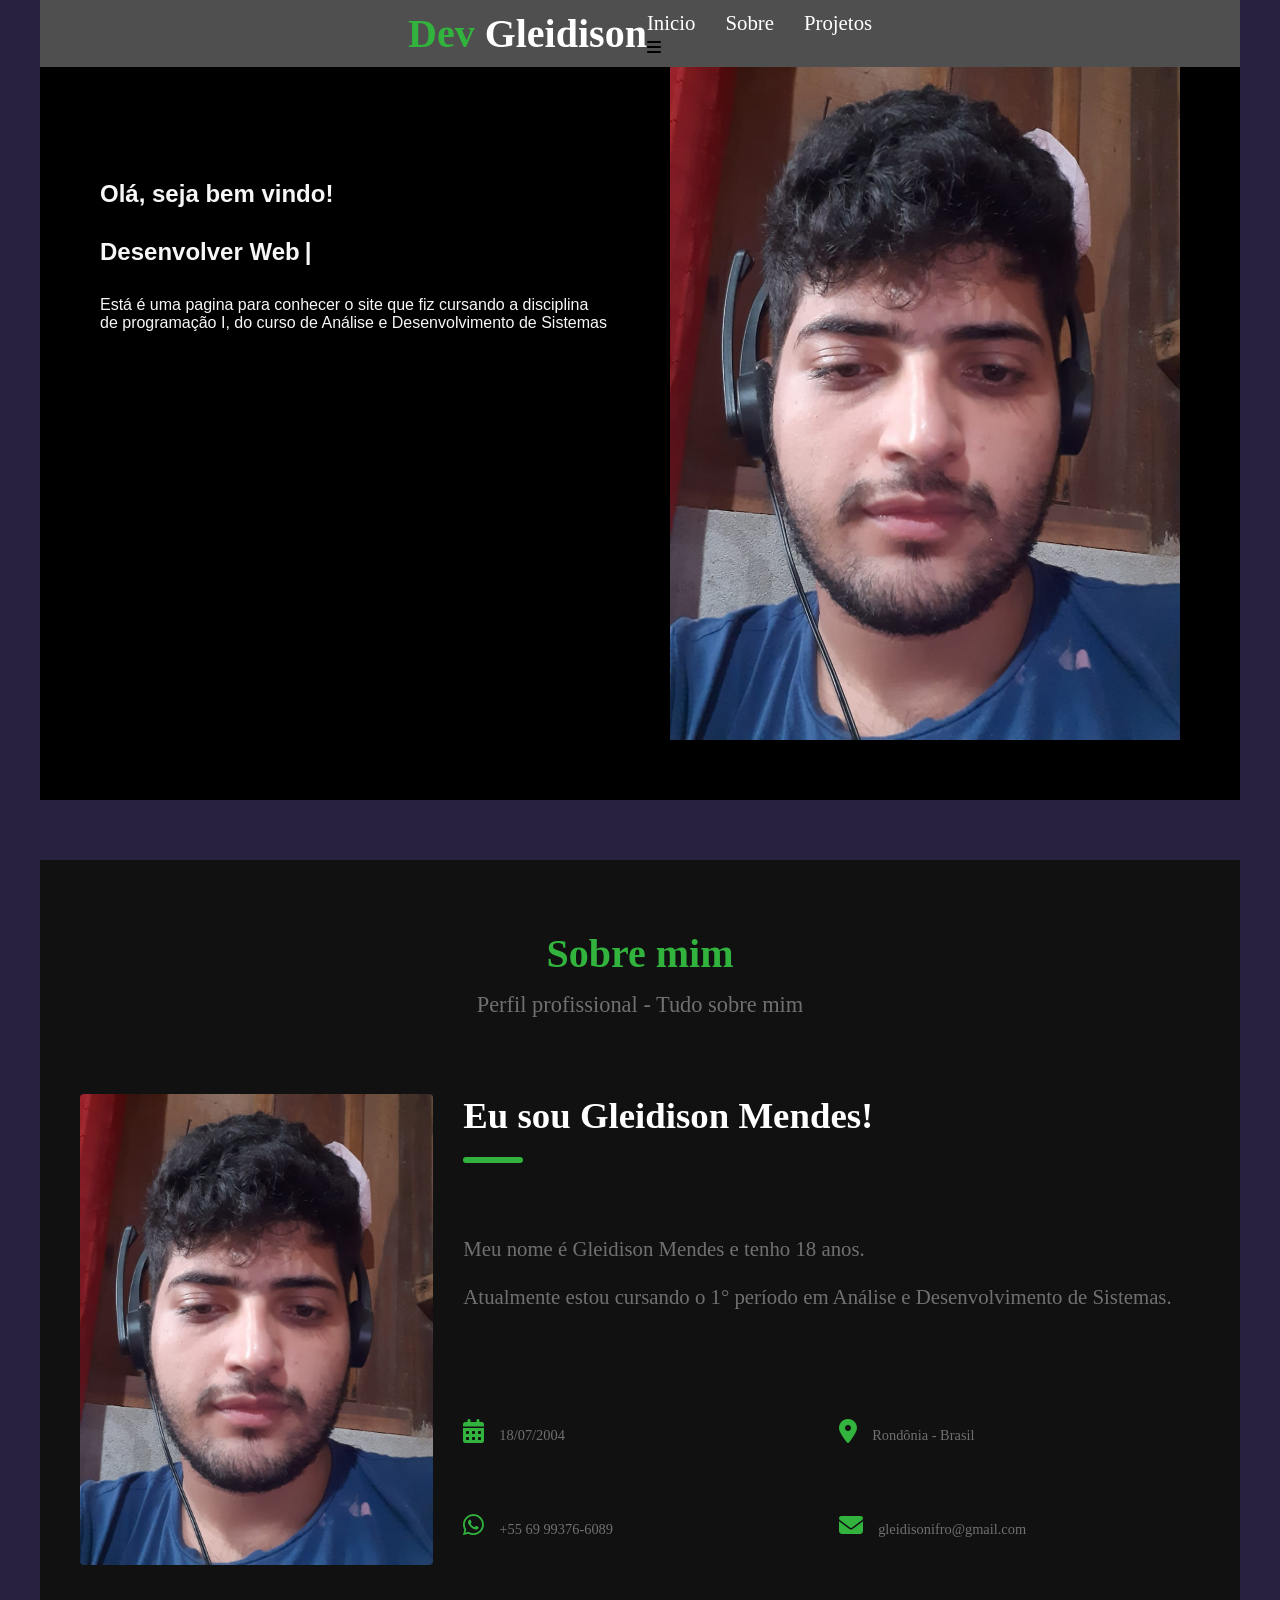
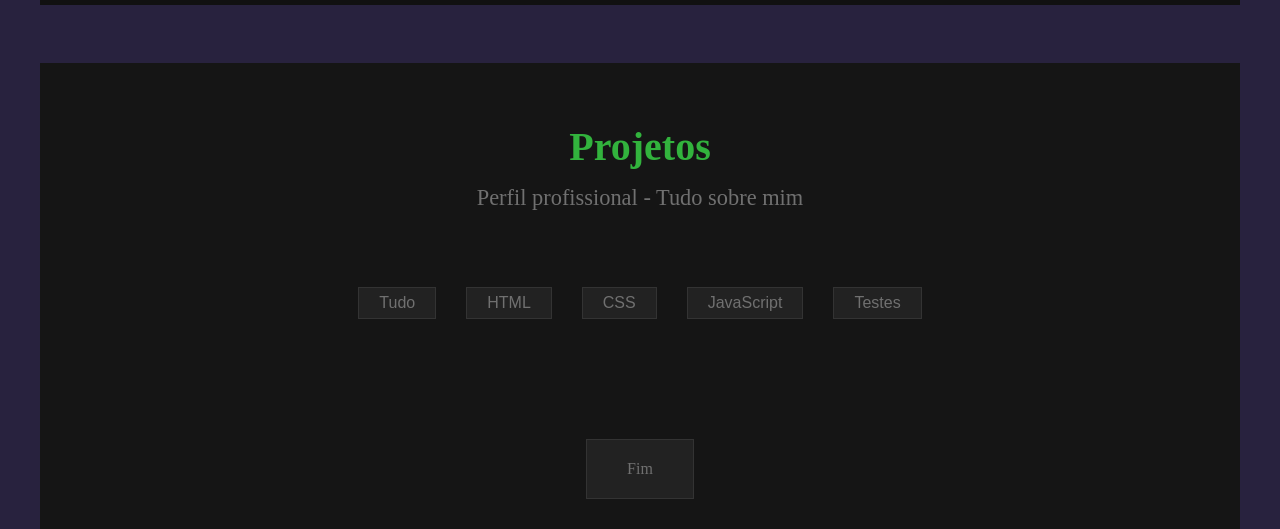
<file: index.html>
<!DOCTYPE html>
<html lang="pt-br">

<head>
    <meta charset="UTF-8">
    <meta http-equiv="X-UA-Compatible" content="IE=edge">
    <meta name="viewport" content="width=device-width, initial-scale=1.0">
    <link rel="stylesheet" href="./css/style.css">
    <link rel="stylesheet" href="https://cdnjs.cloudflare.com/ajax/libs/font-awesome/6.4.0/css/all.min.css"
        integrity="sha512-iecdLmaskl7CVkqkXNQ/ZH/XLlvWZOJyj7Yy7tcenmpD1ypASozpmT/E0iPtmFIB46ZmdtAc9eNBvH0H/ZpiBw=="
        crossorigin="anonymous" referrerpolicy="no-referrer" />
    <title>Página | Gleidison Dev</title>
    <link rel="icon" type="image/png" href="img/Projects/sonic.png">
</head>

<body>

    <header>
        <h1 id="home">Dev <span>Gleidison</span></h1>
        <nav>
            <ul aria-label="Navegação primaria" class="navegacao-primaria">
                <li><a href="#">Inicio</a></li>
                <li><a href="#sobre">Sobre</a></li>
                <li><a href="#projetos">Projetos</a></li>
            </ul>
            <i class="fa-solid fa-bars"></i>
        </nav>
    </header>
    <section aria-label="seção" class="section-div">
        <div>
            <h2>Olá, seja bem vindo!</h2>
            <h2 class="digitando">Desenvolver Web</h2>
            <p>Está é uma pagina para conhecer o site que fiz cursando a disciplina de programação I, do curso de
                Análise e Desenvolvimento de Sistemas</p>
        </div>
        <img src="img/photo.png" alt="Foto do Gleidison">
    </section>
    <main id="sobre">
        <article aria-label="Seção sobre mim" class="sobre">
            <div class="sobre_titulo">
                <h1>Sobre mim</h1>
                <p>Perfil profissional - Tudo sobre mim</p>

            </div>
            <img src="img/photo.png" alt="Foto do Gleidison">
            <div class="sobre_conteudo">
                <div class="sobre_texto">
                    <h1 id="contato">Eu sou Gleidison Mendes!</h1>
                    <p>Meu nome é Gleidison Mendes e tenho 18 anos.
                        <br>
                        <br>
                        Atualmente estou cursando o 1° período em Análise e Desenvolvimento de Sistemas.
                    </p>
                </div>
                <div class="sobre_info">
                    <p><i class="fa-solid fa-calendar-days"></i>18/07/2004</p>
                    <p><i class="fa-solid fa-location-dot"></i>Rondônia - Brasil</p>
                    <p><i class="fa-brands fa-whatsapp"></i>+55 69 99376-6089</p>
                    <p><i class="fa-solid fa-envelope"></i>gleidisonifro@gmail.com</p>
                </div>
            </div>
        </article>
    </main>





    <div class="experience_content">
        <div>
        </div>
        <ul>
            <li></li>
        </ul>
    </div>

    <div class="education_content">
        <div>

        </div>
        <ul>
            <li></li>
        </ul>
    </div>
    <br>

    <section class="projects" id="projetos">
        <div class="sobre_titulo">
            <h1>Projetos</h1>
            <p>Perfil profissional - Tudo sobre mim</p>

        </div>
        <div class="projects_models">
            <ul aria-label="Navegação entre modelos de projetos">
                <li class="all">Tudo</li>
                <li class="design">HTML</li>
                <li class="graphic">CSS</li>
                <li class="webSite">JavaScript</li>
                <li class="teste">Testes</li>
            </ul>
        </div>
        <div class="projects_storage">
            <ul aria-label="Navegação de projetos">
                <li id="design"><a href="projetos/teste/exemplos/midias.html" target="_blank"><img
                            src="img/Projects/midia.png" alt="Imagem do projeto"></a></li>
                <li id="design"><a href="projetos/teste/exemplos/tabelas.html" target="_blank"><img
                            src="img/Projects/tabela.png" alt="Imagem do projeto"></a></li>
                <li id="design"><a href="projetos/teste/exemplos/tabela2.html" target="_blank"><img
                            src="img/Projects/tabelas2.png" alt="Imagem do projeto"></a></li>
                <li id="design"><a href="projetos/html/Exercicio_Formulario.html" target="_blank"><img
                            src="img/Projects/exercicio1html.png" alt="Imagem do projeto"></a></li>
                <li id="graphic"><a href="projetos/css/Exerciciocss.html" target="_blank"><img
                            src="img/Projects/exercicio1css.png" alt="Imagem do projeto"></a></li>
                <li id="graphic"><a href="projetos/css/ariquemes.html" target="_blank"><img
                            src="img/Projects/ariquemes.png" alt="Imagem do projeto"></a></li>
                <li id="graphic"><a href="projetos/teste/exemplos/aulabootstrap (1)/aulabootstrap.html"
                        target="_blank"><img src="img/Projects/boot.png" alt="Imagem do projeto"></a></li>
                <li id="graphic"><a href="projetos/teste/exemplos/aula_posic_css/exemplo2.html" target="_blank"><img
                            src="img/Projects/position.png" alt="Imagem do projeto"></a></li>
                <li id="graphic"><a href="projetos/teste/exemplos/projetoscss/backgrounds.html" target="_blank"><img
                            src="img/Projects/back.png" alt="Imagem do projeto"></a></li>
                <li id="graphic"><a href="projetos/teste/exemplos/projetoscss/bordas.html" target="_blank"><img
                            src="img/Projects/bordas.png" alt="Imagem do projeto"></a></li>
                <li id="graphic"><a href="projetos/teste/exemplos/projetoscss/fontes.html" target="_blank"><img
                            src="img/Projects/fontes.png" alt="Imagem do projeto"></a></li>
                <li id="graphic"><a href="projetos/teste/exemplos/projetoscss/listas.html" target="_blank"><img
                            src="img/Projects/listas.png" alt="Imagem do projeto"></a></li>
                <li id="graphic"><a href="projetos/teste/exemplos/projetoscss/seletores-basicos.html"
                        target="_blank"><img src="img/Projects/seletores.png" alt="Imagem do projeto"></a></li>
                <li id="graphic"><a href="projetos/teste/exemplos/projetoscss/sombras.html" target="_blank"><img
                            src="img/Projects/sombra.png" alt="Imagem do projeto"></a></li>
                <li id="graphic"><a href="projetos/css/layouts/layouts.html" target="_blank"><img
                            src="img/Projects/layoutscss.png" alt="Imagem do projeto"></a></li>
                <li id="webSite"><a href="projetos/javascript/exercicio1/index.html" target="_blank"><img
                            src="img/Projects/exercicio1js.png" alt="Imagem do projeto"></a></li>
                <li id="webSite"><a href="projetos/javascript/exercicio2/index.html" target="_blank"><img
                            src="img/Projects/exercicio2js.png" alt="Imagem do projeto"></a></li>
                <li id="webSite"><a href="projetos/javascript/exercicio3/index.html" target="_blank"><img
                            src="img/Projects/exercicio3js.png" alt="Imagem do projeto"></a></li>
                <li id="webSite"><a href="projetos/pokemon/index.html" target="_blank"><img
                            src="img/Projects/pokemon.png" alt="Imagem do projeto"></a></li>
                <li id="teste"><a href="projetos/teste/index2.html" target="_blank"><img src="img/Projects/testes1.png"
                            alt="Imagem do projeto"></a></li>

            </ul>
        </div>
        <a href="#" id="link">Fim</a>
    </section>

    <script src="js/script.js"></script>
</body>

</html>
</file>
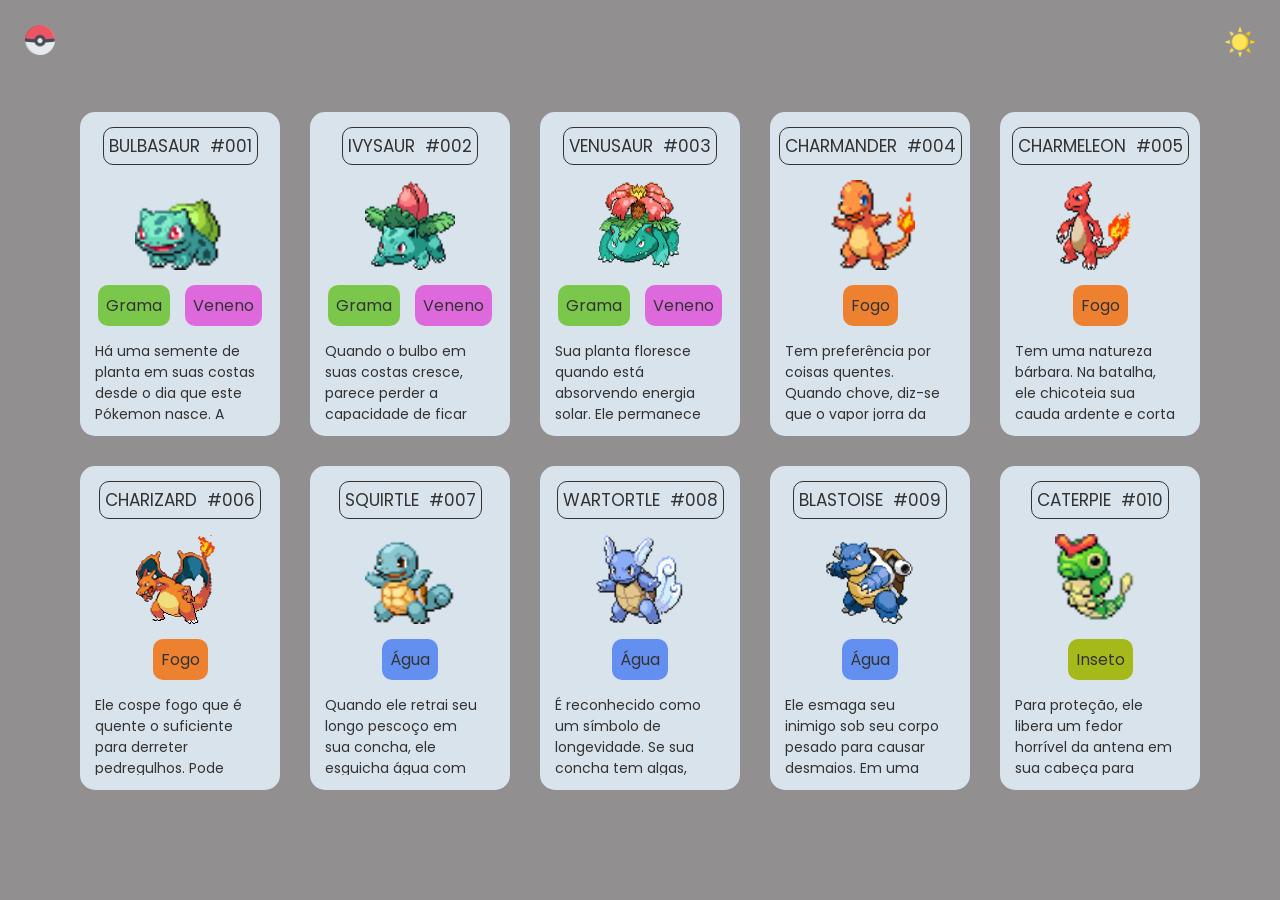
<file: projetos/pokemon/index.html>
<!DOCTYPE html>
<html lang="en">

<head>
    <meta charset="UTF-8">
    <meta http-equiv="X-UA-Compatible" content="IE=edge">
    <meta name="viewport" content="width=device-width, initial-scale=1.0">
    <title>Semana do Programador</title>

    <link rel="preconnect" href="https://fonts.googleapis.com" />
    <link rel="preconnect" href="https://fonts.gstatic.com" crossorigin />
    <link href="https://fonts.googleapis.com/css2?family=Poppins:wght@300;500;800&display=swap" rel="stylesheet" />

    <link href="src/css/reset.css" rel="stylesheet">
    <link rel="stylesheet" href="src/css/estilos.css">
    <link href="src/css/scrollbar.css" rel="stylesheet">
</head>

<body>
    <header>
        <a href="#">
            <img src="./src/imagens/pokeball.png" alt="pokebola" class="logo">
        </a>
        <button id="botao-alterar-tema">
            <img src="./src/imagens/sun.png" alt="imagem do sol" class="imagem-botao">
        </button>
    </header>
    <main>
        <ul class="listagem-pokemon">
            <li class="cartao-pokemon">
                <div class="informacoes">
                    <span>Bulbasaur</span>
                    <span>#001</span>
                </div>

                <img src="./src/imagens/bulbasaur.gif" alt="Bulbasaur" class="gif" />

                <ul class="tipos">
                    <li class="tipo grama">Grama</li>
                    <li class="tipo veneno">Veneno</li>
                </ul>

                <p class="descricao">Há uma semente de planta em suas costas desde o dia que este Pókemon nasce. A
                    semente cresce lentamente.</p>
            </li>

            <li class="cartao-pokemon">
                <div class="informacoes">
                    <span>Ivysaur</span>
                    <span>#002</span>
                </div>

                <img src="./src/imagens/ivysaur.gif" alt="Ivysaur" class="gif" />

                <ul class="tipos">
                    <li class="tipo grama">Grama</li>
                    <li class="tipo veneno">Veneno</li>
                </ul>

                <p class="descricao">Quando o bulbo em suas costas cresce, parece perder a capacidade de ficar de pé em
                    suas patas traseiras.</p>
            </li>

            <li class="cartao-pokemon">
                <div class="informacoes">
                    <span>Venusaur</span>
                    <span>#003</span>
                </div>

                <img src="./src/imagens/venusaur.gif" alt="Venusaur" class="gif" />

                <ul class="tipos">
                    <li class="tipo grama">Grama</li>
                    <li class="tipo veneno">Veneno</li>
                </ul>

                <p class="descricao">Sua planta floresce quando está absorvendo energia solar. Ele permanece em
                    movimento para buscar a luz solar.</p>
            </li>

            <li class="cartao-pokemon">
                <div class="informacoes">
                    <span>Charmander</span>
                    <span>#004</span>
                </div>

                <img src="./src/imagens/charmander.gif" alt="Charmander" class="gif" />

                <ul class="tipos">
                    <li class="tipo fogo">Fogo</li>
                </ul>

                <p class="descricao">Tem preferência por coisas quentes. Quando chove, diz-se que o vapor jorra da ponta
                    de sua cauda.</p>
            </li>

            <li class="cartao-pokemon">
                <div class="informacoes">
                    <span>Charmeleon</span>
                    <span>#005</span>
                </div>

                <img src="./src/imagens/charmeleon.gif" alt="Charmeleon" class="gif" />

                <ul class="tipos">
                    <li class="tipo fogo">Fogo</li>
                </ul>

                <p class="descricao">Tem uma natureza bárbara. Na batalha, ele chicoteia sua cauda ardente e corta com
                    garras afiadas.</p>
            </li>

            <li class="cartao-pokemon">
                <div class="informacoes">
                    <span>Charizard</span>
                    <span>#006</span>
                </div>

                <img src="./src/imagens/charizard.gif" alt="Charizard" class="gif" />

                <ul class="tipos">
                    <li class="tipo fogo">Fogo</li>
                </ul>

                <p class="descricao">Ele cospe fogo que é quente o suficiente para derreter pedregulhos. Pode causar
                    incêndios florestais soprando chamas.</p>
            </li>

            <li class="cartao-pokemon">
                <div class="informacoes">
                    <span>Squirtle</span>
                    <span>#007</span>
                </div>

                <img src="./src/imagens/squirtle.gif" alt="Squirtle" class="gif" />

                <ul class="tipos">
                    <li class="tipo agua">Água</li>
                </ul>

                <p class="descricao">Quando ele retrai seu longo pescoço em sua concha, ele esguicha água com força
                    vigorosa.</p>
            </li>

            <li class="cartao-pokemon">
                <div class="informacoes">
                    <span>Wartortle</span>
                    <span>#008</span>
                </div>

                <img src="./src/imagens/wartortle.gif" alt="Wartortle" class="gif" />

                <ul class="tipos">
                    <li class="tipo agua">Água</li>
                </ul>

                <p class="descricao">É reconhecido como um símbolo de longevidade. Se sua concha tem algas, esse
                    Wartortle é muito antigo.</p>
            </li>

            <li class="cartao-pokemon">
                <div class="informacoes">
                    <span>Blastoise</span>
                    <span>#009</span>
                </div>

                <img src="./src/imagens/blastoise.gif" alt="Blastoise" class="gif" />

                <ul class="tipos">
                    <li class="tipo agua">Água</li>
                </ul>

                <p class="descricao">Ele esmaga seu inimigo sob seu corpo pesado para causar desmaios. Em uma pitada,
                    ele se retirará dentro de sua concha.</p>
            </li>

            <li class="cartao-pokemon">
                <div class="informacoes">
                    <span>Caterpie</span>
                    <span>#010</span>
                </div>

                <img src="./src/imagens/caterpie.gif" alt="Caterpie" class="gif" />

                <ul class="tipos">
                    <li class="tipo inseto">Inseto</li>
                </ul>

                <p class="descricao">Para proteção, ele libera um fedor horrível da antena em sua cabeça para afastar os
                    inimigos.</p>
            </li>
        </ul>
    </main>

    <script src="src/js/index.js"></script>
</body>

</html>
</file>
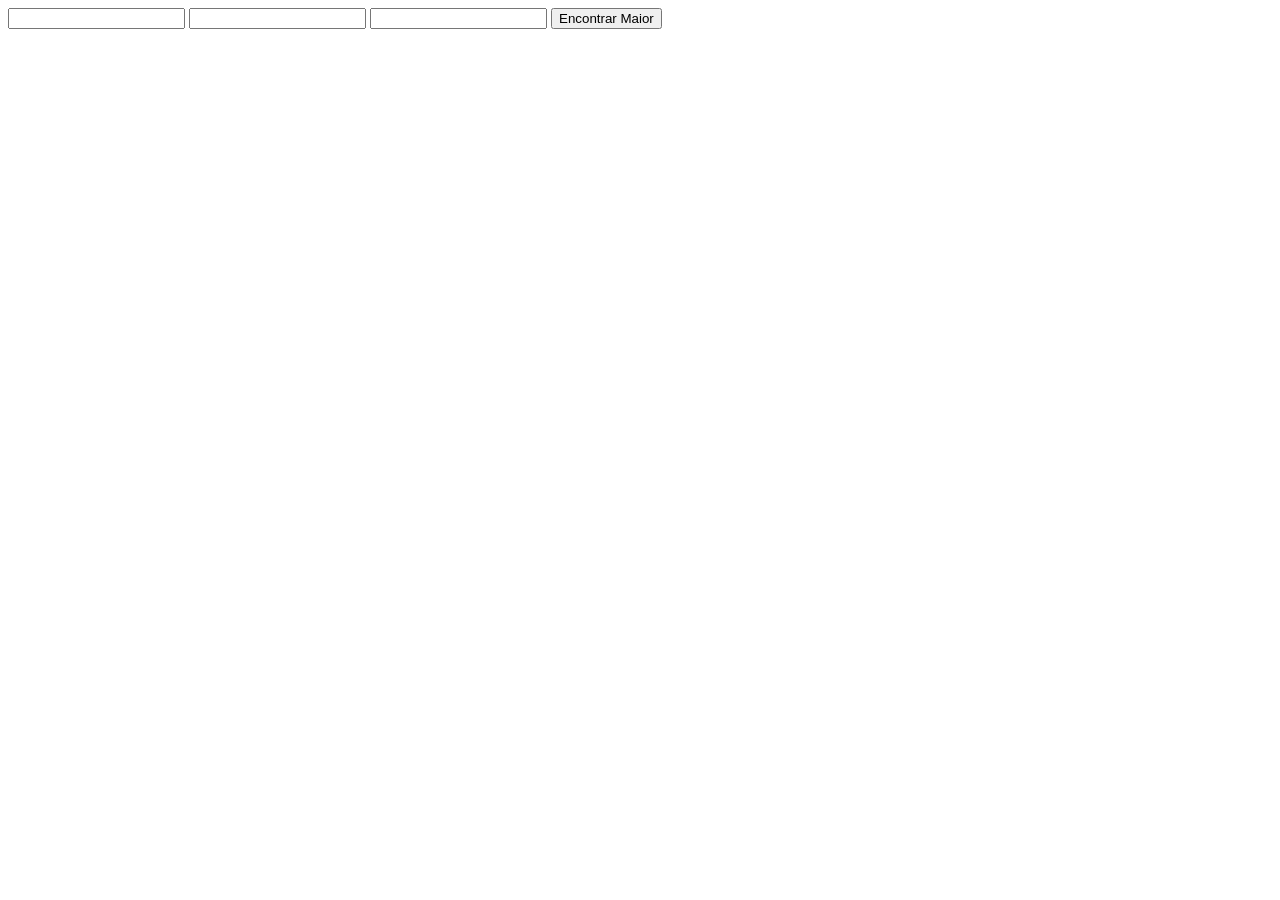
<file: projetos/javascript/exercicio2/index.html>
<!DOCTYPE html>
<html lang="en">

<head>
    <meta charset="UTF-8">
    <meta http-equiv="X-UA-Compatible" content="IE=edge">
    <meta name="viewport" content="width=device-width, initial-scale=1.0">
    <title>Document</title>
</head>

<body>
    <input type="number" id="numero1">
    <input type="number" id="numero2">
    <input type="number" id="numero3">
    <button onclick="encontrarMaior()">Encontrar Maior</button>
    <p id="resultado"></p>
    <script src="javascript.js"></script>
</body>

</html>
</file>
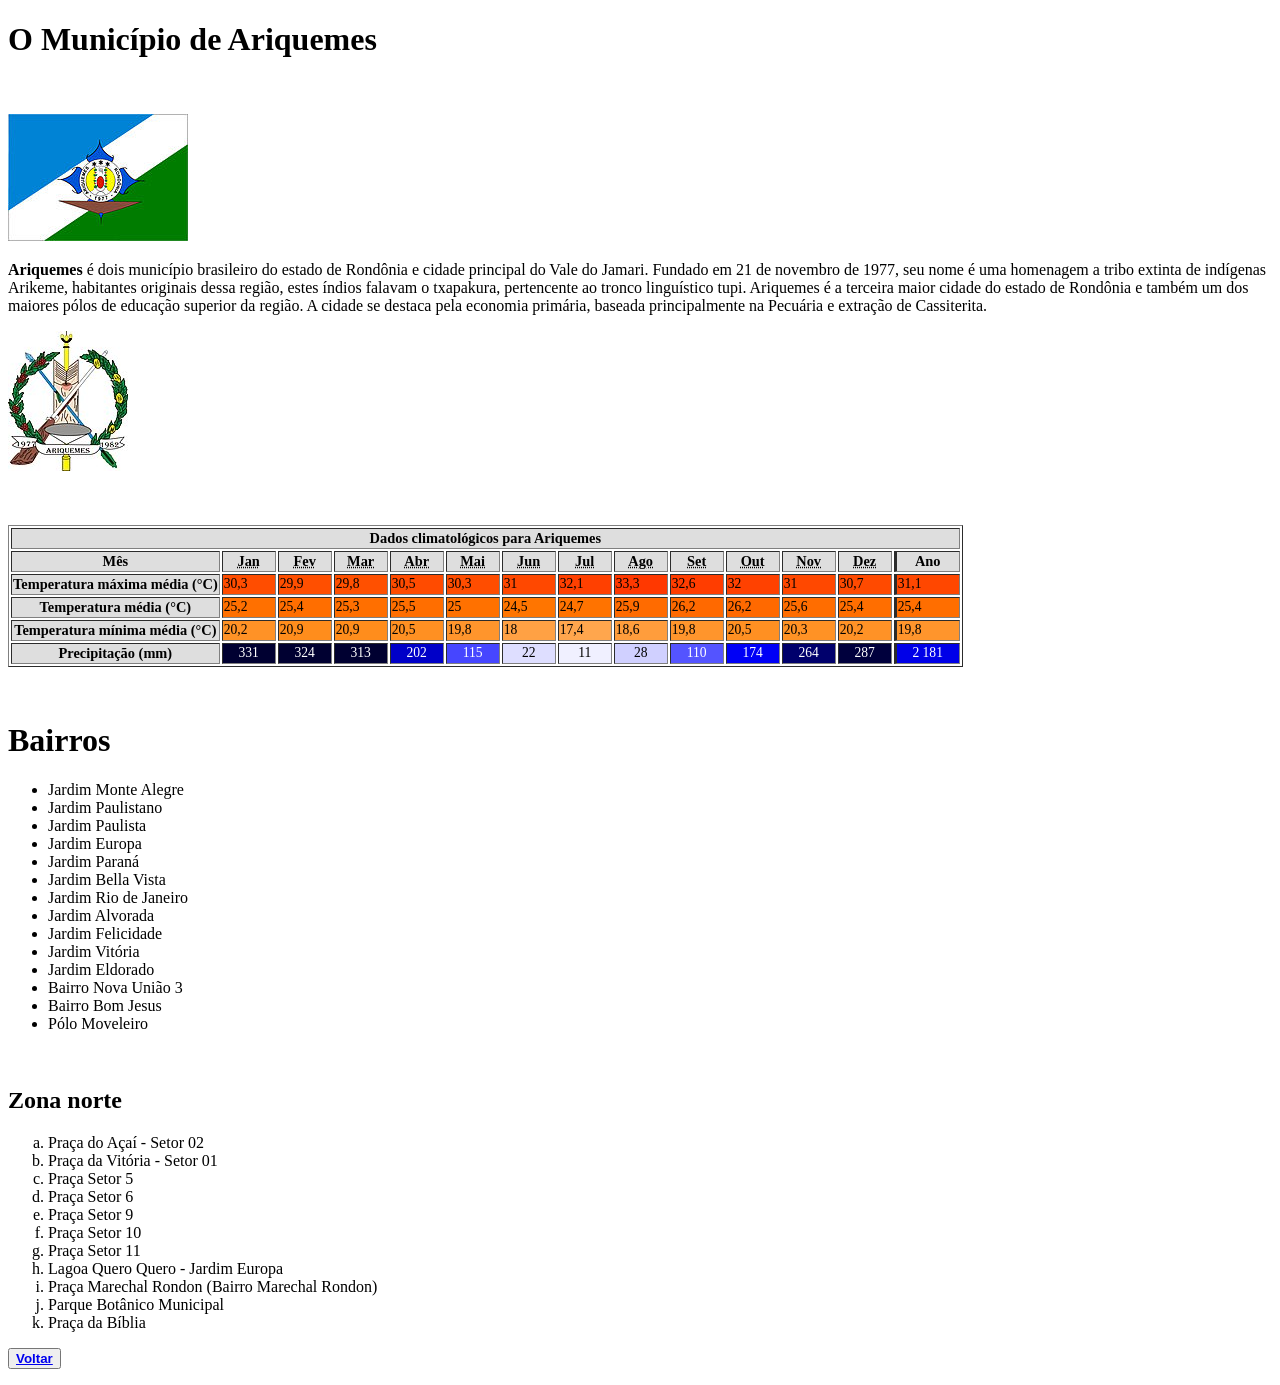
<file: projetos/css/ariquemes.html>
<!DOCTYPE html>
<html lang="pt-br">

<head>
    <meta charset="UTF-8">
    <meta http-equiv="X-UA-Compatible" content="IE=edge">
    <meta name="viewport" content="width=device-width, initial-scale=1.0">
    <title>Exercicio</title>
</head>

<body>
    <p>
    <h1>O Município de Ariquemes</h1>
    </p>
    <p>&nbsp;</p>
    <p><img src="../teste/Exercicio/Ariquemes_bandeira.jpg"></p>
    <p><strong>Ariquemes</strong> é dois município brasileiro do estado de Rondônia e cidade principal do Vale do
        Jamari. Fundado em 21 de novembro de 1977, seu nome é uma homenagem a tribo extinta de
        indígenas Arikeme, habitantes originais dessa região, estes índios falavam o txapakura,
        pertencente ao tronco linguístico tupi. Ariquemes é a terceira maior cidade do estado de
        Rondônia e também um dos maiores pólos de educação superior da região. A cidade se destaca
        pela economia primária, baseada principalmente na Pecuária e extração de Cassiterita.
    </p>
    <p><img src="../teste/Exercicio/Brasao_Ariquemes.jpg"></p>
    <p>&nbsp;</p>

    <table class="wikitable collapsible" border="1">

        <tbody>
            <tr>
                <th colspan="14" style="text-align: center; font-size: 90%;background-color:rgb(222, 222, 222);">
                    <b>Dados
                        climatológicos
                        para Ariquemes </b>
                </th>
            </tr>
            <tr style="font-size:90%; line-height: 17px;background-color:rgb(222, 222, 222);">
                <th>Mês
                </th>
                <th style="width:50px;background-color:rgb(222, 222, 222);"><abbr class="abbr"
                        title="Janeiro">Jan</abbr>
                </th>
                <th style="width:50px;background-color:rgb(222, 222, 222);"><abbr class="abbr"
                        title="Fevereiro">Fev</abbr>
                </th>
                <th style="width:50px;background-color:rgb(222, 222, 222);"><abbr class="abbr" title="Março">Mar</abbr>
                </th>
                <th style="width:50px;background-color:rgb(222, 222, 222);"><abbr class="abbr" title="Abril">Abr</abbr>
                </th>
                <th style="width:50px;background-color:rgb(222, 222, 222);"><abbr class="abbr" title="Maio">Mai</abbr>
                </th>
                <th style="width:50px;background-color:rgb(222, 222, 222);"><abbr class="abbr" title="Junho">Jun</abbr>
                </th>
                <th style="width:50px;background-color:rgb(222, 222, 222);"><abbr class="abbr" title="Julho">Jul</abbr>
                </th>
                <th style="width:50px;background-color:rgb(222, 222, 222);"><abbr class="abbr" title="Agosto">Ago</abbr>
                </th>
                <th style="width:50px;background-color:rgb(222, 222, 222);"><abbr class="abbr"
                        title="Setembro">Set</abbr>
                </th>
                <th style="width:50px;background-color:rgb(222, 222, 222);"><abbr class="abbr"
                        title="Outubro">Out</abbr>
                </th>
                <th style="width:50px;background-color:rgb(222, 222, 222);"><abbr class="abbr"
                        title="Novembro">Nov</abbr>
                </th>
                <th style="width:50px;background-color:rgb(222, 222, 222);"><abbr class="abbr"
                        title="Dezembro">Dez</abbr>
                </th>
                <th style="width:60px; border-left-width: medium;background-color:rgb(222, 222, 222);">Ano
                </th>
            </tr>
            <tr>
                <th height="16" style="font-size:90%;background-color:rgb(222, 222, 222);">Temperatura máxima média (<a
                        title="Grau Celsius">°C</a>)
                </th>
                <td style="background:#FF4D00; font-size:85%;">30,3
                </td>
                <td style="background:#FF4F00; font-size:85%;">29,9
                </td>
                <td style="background:#FF5000; font-size:85%;">29,8
                </td>
                <td style="background:#FF4B00; font-size:85%;">30,5
                </td>
                <td style="background:#FF4D00; font-size:85%;">30,3
                </td>
                <td style="background:#FF4800; font-size:85%;">31
                </td>
                <td style="background:#FF4000; font-size:85%;">32,1
                </td>
                <td style="background:#FF3800; font-size:85%;">33,3
                </td>
                <td style="background:#FF3D00; font-size:85%;">32,6
                </td>
                <td style="background:#FF4100; font-size:85%;">32
                </td>
                <td style="background:#FF4800; font-size:85%;">31
                </td>
                <td style="background:#FF4A00; font-size:85%;">30,7
                </td>
                <td style="background:#FF4700; font-size:85%; border-left-width:medium">31,1
                </td>
            </tr>
            <tr>
                <th height="16" style="font-size:90%;background-color:rgb(222, 222, 222);">Temperatura média (°C)
                </th>
                <td style="background:#FF7000; font-size:85%;">25,2
                </td>
                <td style="background:#FF6E00; font-size:85%;">25,4
                </td>
                <td style="background:#FF6F00; font-size:85%;">25,3
                </td>
                <td style="background:#FF6E00; font-size:85%;">25,5
                </td>
                <td style="background:#FF7100; font-size:85%;">25
                </td>
                <td style="background:#FF7500; font-size:85%;">24,5
                </td>
                <td style="background:#FF7300; font-size:85%;">24,7
                </td>
                <td style="background:#FF6B00; font-size:85%;">25,9
                </td>
                <td style="background:#FF6900; font-size:85%;">26,2
                </td>
                <td style="background:#FF6900; font-size:85%;">26,2
                </td>
                <td style="background:#FF6D00; font-size:85%;">25,6
                </td>
                <td style="background:#FF6E00; font-size:85%;">25,4
                </td>
                <td style="background:#FF6E00; font-size:85%; border-left-width:medium">25,4
                </td>
            </tr>
            <tr>
                <th height="16" style="font-size:90%;background-color:rgb(222, 222, 222);">Temperatura mínima média (°C)
                </th>
                <td style="background:#FF9226; font-size:85%;">20,2
                </td>
                <td style="background:#FF8D1C; font-size:85%;">20,9
                </td>
                <td style="background:#FF8D1C; font-size:85%;">20,9
                </td>
                <td style="background:#FF9022; font-size:85%;">20,5
                </td>
                <td style="background:#FF952C; font-size:85%;">19,8
                </td>
                <td style="background:#FFA144; font-size:85%;">18
                </td>
                <td style="background:#FFA64D; font-size:85%;">17,4
                </td>
                <td style="background:#FF9D3C; font-size:85%;">18,6
                </td>
                <td style="background:#FF952C; font-size:85%;">19,8
                </td>
                <td style="background:#FF9022; font-size:85%;">20,5
                </td>
                <td style="background:#FF9225; font-size:85%;">20,3
                </td>
                <td style="background:#FF9226; font-size:85%;">20,2
                </td>
                <td style="background:#FF952C; font-size:85%; border-left-width:medium">19,8
                </td>
            </tr>
            <tr>
                <th height="16" style="font-size:90%;background-color:rgb(222, 222, 222);"><a
                        title="Precipitação (meteorologia)">Precipitação</a> (<a title="Metro">mm</a>)
                </th>
                <td style="background:#000031;color:#FFFFFF;;font-size:85%;text-align:center;">331
                </td>
                <td style="background:#000031;color:#FFFFFF;;font-size:85%;text-align:center;">324
                </td>
                <td style="background:#000031;color:#FFFFFF;;font-size:85%;text-align:center;">313
                </td>
                <td style="background:#0000C8;color:#FFFFFF;;font-size:85%;text-align:center;">202
                </td>
                <td style="background:#4646FF;color:#FFFFFF;;font-size:85%;text-align:center;">115
                </td>
                <td style="background:#DEDEFF;;font-size:85%;text-align:center;">22
                </td>
                <td style="background:#F0F0FF;;font-size:85%;text-align:center;">11
                </td>
                <td style="background:#D0D0FF;;font-size:85%;text-align:center;">28
                </td>
                <td style="background:#5454FF;color:#FFFFFF;;font-size:85%;text-align:center;">110
                </td>
                <td style="background:#0000F6;color:#FFFFFF;;font-size:85%;text-align:center;">174
                </td>
                <td style="background:#00006C;color:#FFFFFF;;font-size:85%;text-align:center;">264
                </td>
                <td style="background:#00003D;color:#FFFFFF;;font-size:85%;text-align:center;">287
                </td>
                <td style="background:#0000E8;color:#FFFFFF;;font-size:85%;text-align:center; border-left-width:medium">
                    2&#160;181
                </td>
            </tr>

        </tbody>
    </table>

    <p>&nbsp;</p>
    <p>
    <h1>Bairros</h1>
    </p>
    <ul>
        <li>Jardim Monte Alegre</li>
        <li>Jardim Paulistano</li>
        <li>Jardim Paulista</li>
        <li>Jardim Europa</li>
        <li>Jardim Paraná</li>
        <li>Jardim Bella Vista</li>
        <li>Jardim Rio de Janeiro</li>
        <li>Jardim Alvorada</li>
        <li>Jardim Felicidade</li>
        <li>Jardim Vitória</li>
        <li>Jardim Eldorado</li>
        <li>Bairro Nova União 3</li>
        <li>Bairro Bom Jesus</li>
        <li>Pólo Moveleiro</li>
    </ul>
    <p>&nbsp;</p>
    <p>
    <h2>Zona norte</h2>
    </p>
    <ol style="list-style-type: lower-alpha;">
        <li>Praça do Açaí - Setor 02</li>
        <li>Praça da Vitória - Setor 01</li>
        <li>Praça Setor 5</li>
        <li>Praça Setor 6</li>
        <li>Praça Setor 9</li>
        <li>Praça Setor 10</li>
        <li>Praça Setor 11</li>
        <li>Lagoa Quero Quero - Jardim Europa</li>
        <li>Praça Marechal Rondon (Bairro Marechal Rondon)</li>
        <li>Parque Botânico Municipal</li>
        <li>Praça da Bíblia</li>
    </ol>
    <p>
    <form><button class="button2" type="submit"><strong><a href="../index.html">Voltar</a></strong></button></form>
    </p>
</body>

</html>
</file>
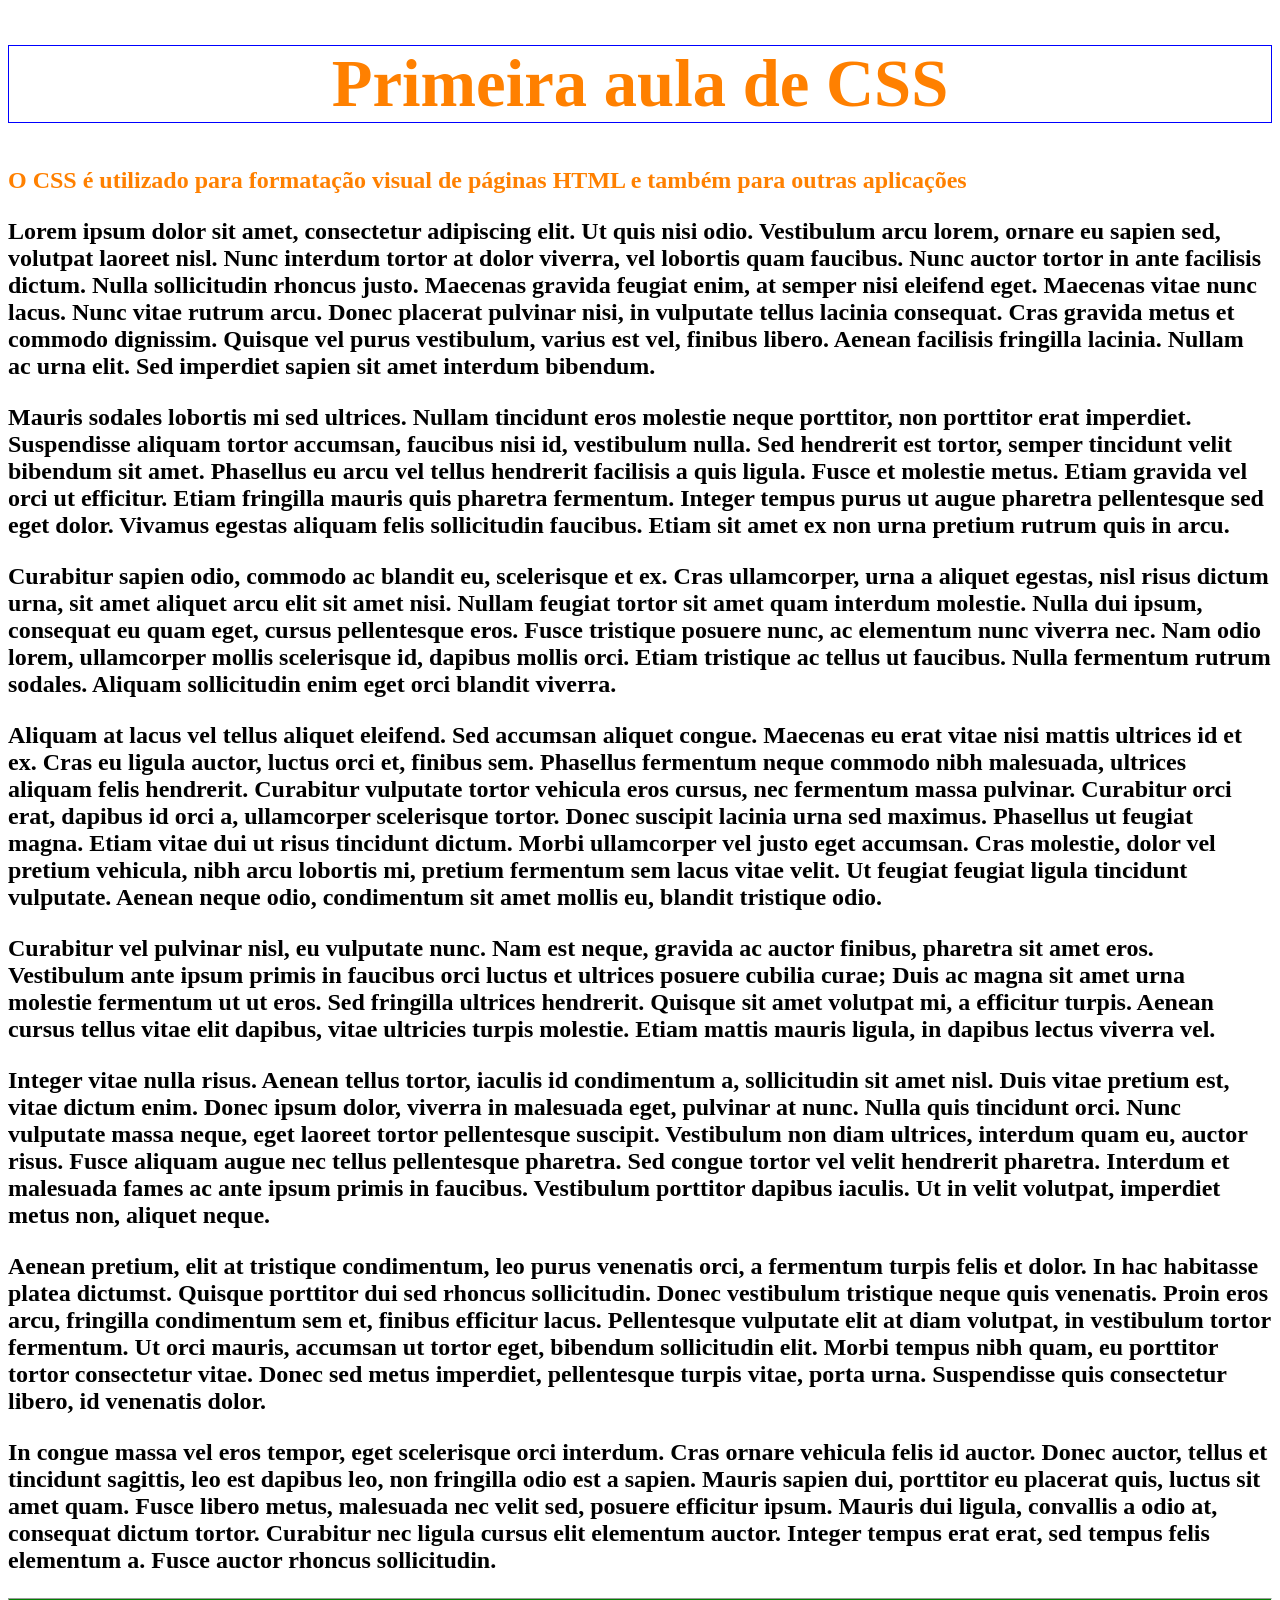
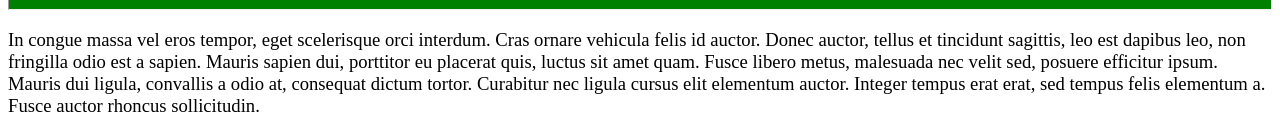
<file: projetos/css/Exerciciocss.html>
<!DOCTYPE html>
<html lang="pt-br">

<head>
    <meta charset="UTF-8">
    <meta http-equiv="X-UA-Compatible" content="IE=edge">
    <meta name="viewport" content="width=device-width, initial-scale=1.0">
    <title>Primeira aula CSS</title>
    <style>
        h1 {
            border: 1px solid blue;
            font-size: 50pt;
            text-align: center;

        }

        .laranja {
            color: #FF8000
        }

        #menor {
            font-size: 14pt;
            font-weight: normal;
        }

        P {
            font-weight: bold;
            font-size: 18pt;

        }

        hr {
            border none;
            height: 10px;
            background-color: green;
            /* color: green;*/
        }
    </style>
</head>

<body>
    <h1 class="laranja">Primeira aula de CSS</h1>
    <p class="laranja">O CSS é utilizado para formatação visual de páginas
        HTML e também para outras aplicações</p>
    <p>
        Lorem ipsum dolor sit amet, consectetur adipiscing elit. Ut quis nisi odio. Vestibulum arcu lorem, ornare eu
        sapien sed, volutpat laoreet nisl. Nunc interdum tortor at dolor viverra, vel lobortis quam faucibus. Nunc
        auctor tortor in ante facilisis dictum. Nulla sollicitudin rhoncus justo. Maecenas gravida feugiat enim, at
        semper nisi eleifend eget. Maecenas vitae nunc lacus. Nunc vitae rutrum arcu. Donec placerat pulvinar nisi, in
        vulputate tellus lacinia consequat. Cras gravida metus et commodo dignissim. Quisque vel purus vestibulum,
        varius est vel, finibus libero. Aenean facilisis fringilla lacinia. Nullam ac urna elit. Sed imperdiet sapien
        sit amet interdum bibendum.
    </p>
    <p>
        Mauris sodales lobortis mi sed ultrices. Nullam tincidunt eros molestie neque porttitor, non porttitor erat
        imperdiet. Suspendisse aliquam tortor accumsan, faucibus nisi id, vestibulum nulla. Sed hendrerit est tortor,
        semper tincidunt velit bibendum sit amet. Phasellus eu arcu vel tellus hendrerit facilisis a quis ligula. Fusce
        et molestie metus. Etiam gravida vel orci ut efficitur. Etiam fringilla mauris quis pharetra fermentum. Integer
        tempus purus ut augue pharetra pellentesque sed eget dolor. Vivamus egestas aliquam felis sollicitudin faucibus.
        Etiam sit amet ex non urna pretium rutrum quis in arcu.
    </p>
    <p>
        Curabitur sapien odio, commodo ac blandit eu, scelerisque et ex. Cras ullamcorper, urna a aliquet egestas, nisl
        risus dictum urna, sit amet aliquet arcu elit sit amet nisi. Nullam feugiat tortor sit amet quam interdum
        molestie. Nulla dui ipsum, consequat eu quam eget, cursus pellentesque eros. Fusce tristique posuere nunc, ac
        elementum nunc viverra nec. Nam odio lorem, ullamcorper mollis scelerisque id, dapibus mollis orci. Etiam
        tristique ac tellus ut faucibus. Nulla fermentum rutrum sodales. Aliquam sollicitudin enim eget orci blandit
        viverra.
    </p>
    <p>
        Aliquam at lacus vel tellus aliquet eleifend. Sed accumsan aliquet congue. Maecenas eu erat vitae nisi mattis
        ultrices id et ex. Cras eu ligula auctor, luctus orci et, finibus sem. Phasellus fermentum neque commodo nibh
        malesuada, ultrices aliquam felis hendrerit. Curabitur vulputate tortor vehicula eros cursus, nec fermentum
        massa pulvinar. Curabitur orci erat, dapibus id orci a, ullamcorper scelerisque tortor. Donec suscipit lacinia
        urna sed maximus. Phasellus ut feugiat magna. Etiam vitae dui ut risus tincidunt dictum. Morbi ullamcorper vel
        justo eget accumsan. Cras molestie, dolor vel pretium vehicula, nibh arcu lobortis mi, pretium fermentum sem
        lacus vitae velit. Ut feugiat feugiat ligula tincidunt vulputate. Aenean neque odio, condimentum sit amet mollis
        eu, blandit tristique odio.
    </p>
    <p>
        Curabitur vel pulvinar nisl, eu vulputate nunc. Nam est neque, gravida ac auctor finibus, pharetra sit amet
        eros. Vestibulum ante ipsum primis in faucibus orci luctus et ultrices posuere cubilia curae; Duis ac magna sit
        amet urna molestie fermentum ut ut eros. Sed fringilla ultrices hendrerit. Quisque sit amet volutpat mi, a
        efficitur turpis. Aenean cursus tellus vitae elit dapibus, vitae ultricies turpis molestie. Etiam mattis mauris
        ligula, in dapibus lectus viverra vel.
    </p>
    <p>
        Integer vitae nulla risus. Aenean tellus tortor, iaculis id condimentum a, sollicitudin sit amet nisl. Duis
        vitae pretium est, vitae dictum enim. Donec ipsum dolor, viverra in malesuada eget, pulvinar at nunc. Nulla quis
        tincidunt orci. Nunc vulputate massa neque, eget laoreet tortor pellentesque suscipit. Vestibulum non diam
        ultrices, interdum quam eu, auctor risus. Fusce aliquam augue nec tellus pellentesque pharetra. Sed congue
        tortor vel velit hendrerit pharetra. Interdum et malesuada fames ac ante ipsum primis in faucibus. Vestibulum
        porttitor dapibus iaculis. Ut in velit volutpat, imperdiet metus non, aliquet neque.
    </p>
    <p>
        Aenean pretium, elit at tristique condimentum, leo purus venenatis orci, a fermentum turpis felis et dolor. In
        hac habitasse platea dictumst. Quisque porttitor dui sed rhoncus sollicitudin. Donec vestibulum tristique neque
        quis venenatis. Proin eros arcu, fringilla condimentum sem et, finibus efficitur lacus. Pellentesque vulputate
        elit at diam volutpat, in vestibulum tortor fermentum. Ut orci mauris, accumsan ut tortor eget, bibendum
        sollicitudin elit. Morbi tempus nibh quam, eu porttitor tortor consectetur vitae. Donec sed metus imperdiet,
        pellentesque turpis vitae, porta urna. Suspendisse quis consectetur libero, id venenatis dolor.
    </p>
    <p>
        In congue massa vel eros tempor, eget scelerisque orci interdum. Cras ornare vehicula felis id auctor. Donec
        auctor, tellus et tincidunt sagittis, leo est dapibus leo, non fringilla odio est a sapien. Mauris sapien dui,
        porttitor eu placerat quis, luctus sit amet quam. Fusce libero metus, malesuada nec velit sed, posuere efficitur
        ipsum. Mauris dui ligula, convallis a odio at, consequat dictum tortor. Curabitur nec ligula cursus elit
        elementum auctor. Integer tempus erat erat, sed tempus felis elementum a. Fusce auctor rhoncus sollicitudin.
    </p>
    </div>
    <hr>
    <p id="menor">
        In congue massa vel eros tempor, eget scelerisque orci interdum. Cras ornare vehicula felis id auctor. Donec
        auctor, tellus et tincidunt sagittis, leo est dapibus leo, non fringilla odio est a sapien. Mauris sapien dui,
        porttitor eu placerat quis, luctus sit amet quam. Fusce libero metus, malesuada nec velit sed, posuere efficitur
        ipsum. Mauris dui ligula, convallis a odio at, consequat dictum tortor. Curabitur nec ligula cursus elit
        elementum auctor. Integer tempus erat erat, sed tempus felis elementum a. Fusce auctor rhoncus sollicitudin.
    </p>
</body>

</html>
</file>
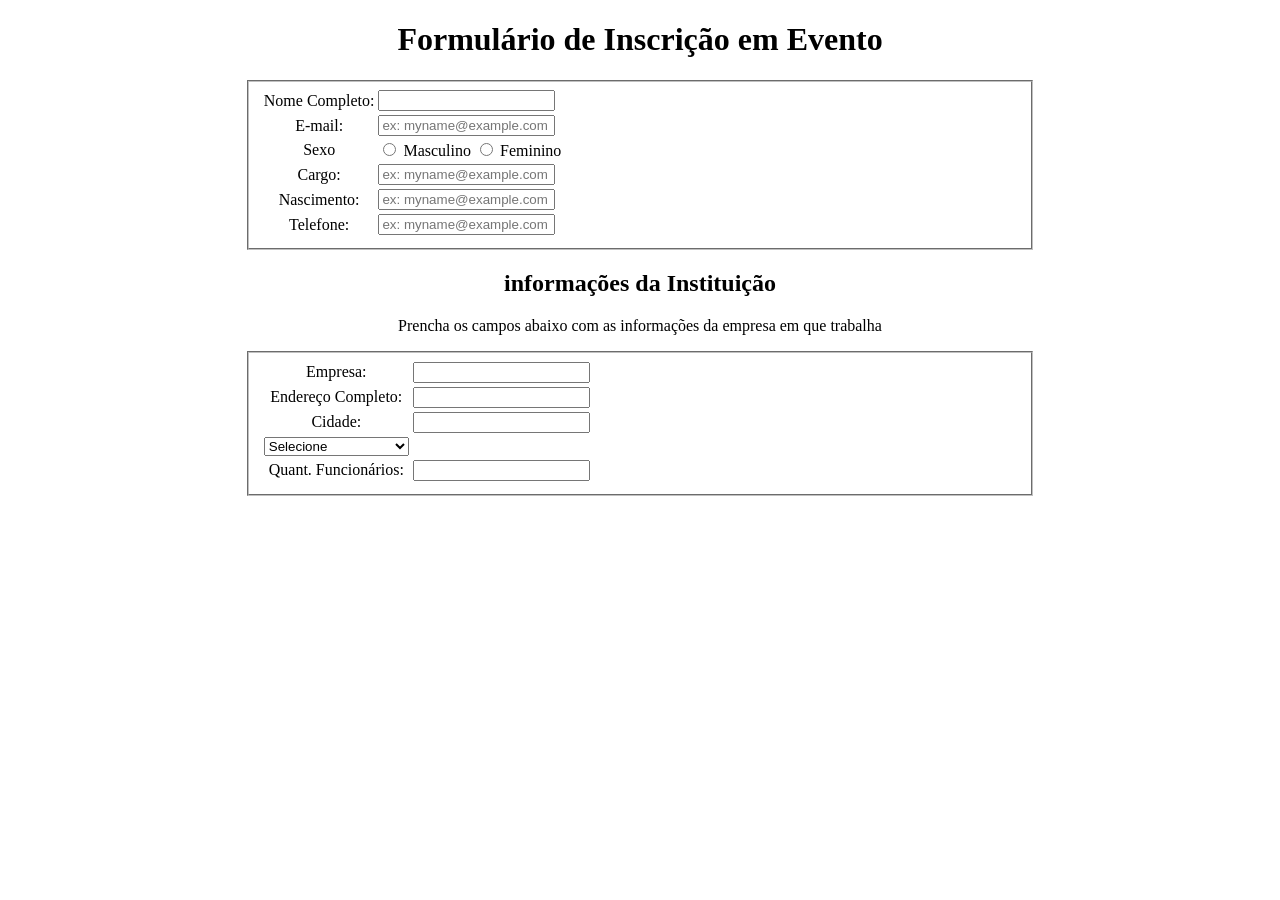
<file: projetos/html/Exercicio_Formulario.html>
<!DOCTYPE html>
<html lang="en">
<head>
    <meta charset="UTF-8">
    <meta http-equiv="X-UA-Compatible" content="IE=edge">
    <meta name="viewport" content="width=device-width, initial-scale=1.0">
    <title>Formulario</title>
</head>
<body>
    <h1 style="text-align: center;"><b>Formulário de Inscrição em Evento</b></h1>
    <fieldset style="width: 60%; margin: 0 auto;">
        <table>
            <form>
                <tr>
                    <td style="text-align: center;">Nome Completo:</td><td><input type="nome" name="nome" required></td>
                </tr>
                <tr>    
                    <td style="text-align: center;">E-mail:</td><td><input type="email" name="email" required placeholder="ex: myname@example.com"></td>
                </tr>
                <tr>
                    <td style="text-align: center;">Sexo</td>
                        <td>
                            <input type="radio" id="Sexo" name="Sexo" value="Masculino">
                            <label for="tecnologia1">Masculino</label>
                            <input type="radio" id="Sexo" name="Sexo" value="Feminino">
                            <label for="tecnologia2">Feminino</label>
                        </td>
                </tr>
                <tr>    
                    <td style="text-align: center;">Cargo:</td><td><input type="cargo" name="cargo" required placeholder="ex: myname@example.com"></td>
                </tr>
                <tr>    
                    <td style="text-align: center;">Nascimento:</td><td><input type="nascimento" name="nascimento" required placeholder="ex: myname@example.com"></td>
                </tr>
                <tr>    
                    <td style="text-align: center;">Telefone:</td><td><input type="telefone" name="telefone" required placeholder="ex: myname@example.com"></td>
                </tr>
            </form>
        </table>
    </fieldset>
    <h2 style="text-align: center;">informações da Instituição</h2>
    <p style="text-align: center;">Prencha os campos abaixo com as informações da empresa em que trabalha</p>
    <fieldset style="width: 60%; margin: 0 auto;">
        <table>
            <form>
                <tr>
                    <td style="text-align: center;">Empresa:</td><td><input type="nome" name="nome" required></td>
                </tr>
                <tr>
                    <td style="text-align: center;">Endereço Completo:</td><td><input type="nome" name="nome" required></td>
                </tr>
                <tr>
                    <td style="text-align: center;">Cidade:</td><td><input type="nome" name="nome" required></td>
                </tr>
                <tr>
                    <td>
                        <select id="UF" name="UF">
                            <option value="">Selecione</option>
                            <option value="AC">Acre</option>
                            <option value="AL">Alagoas</option>
                            <option value="AP">Amapá</option>
                            <option value="AM">Amazonas</option>
                            <option value="BA">Bahia</option>
                            <option value="CE">Ceará</option>
                            <option value="DF">Distrito Federal</option>
                            <option value="ES">Espirito Santo</option>
                            <option value="GO">Goiás</option>
                            <option value="MA">Maranhão</option>
                            <option value="MS">Mato Grosso do Sul</option>
                            <option value="MT">Mato Grosso</option>
                            <option value="MG">Minas Gerais</option>
                            <option value="PA">Pará</option>
                            <option value="PB">Paraíba</option>
                            <option value="PR">Paraná</option>
                            <option value="PE">Pernambuco</option>
                            <option value="PI">Piauí</option>
                            <option value="RJ">Rio de Janeiro</option>
                            <option value="RN">Rio Grande do Norte</option>
                            <option value="RS">Rio Grande do Sul</option>
                            <option value="RO">Rondônia</option>
                            <option value="RR">Roraima</option>
                            <option value="SC">Santa Catarina</option>
                            <option value="SP">São Paulo</option>
                            <option value="SE">Sergipe</option>
                            <option value="TO">Tocantins</option>
                        </select>
                    </td>
                </tr>
                <tr>
                    <td style="text-align: center;">Quant. Funcionários:</td><td><input type="nome" name="nome" required></td>
                </tr>

            </form>
        </table>
    </fieldset>
</body>
</html>
</file>
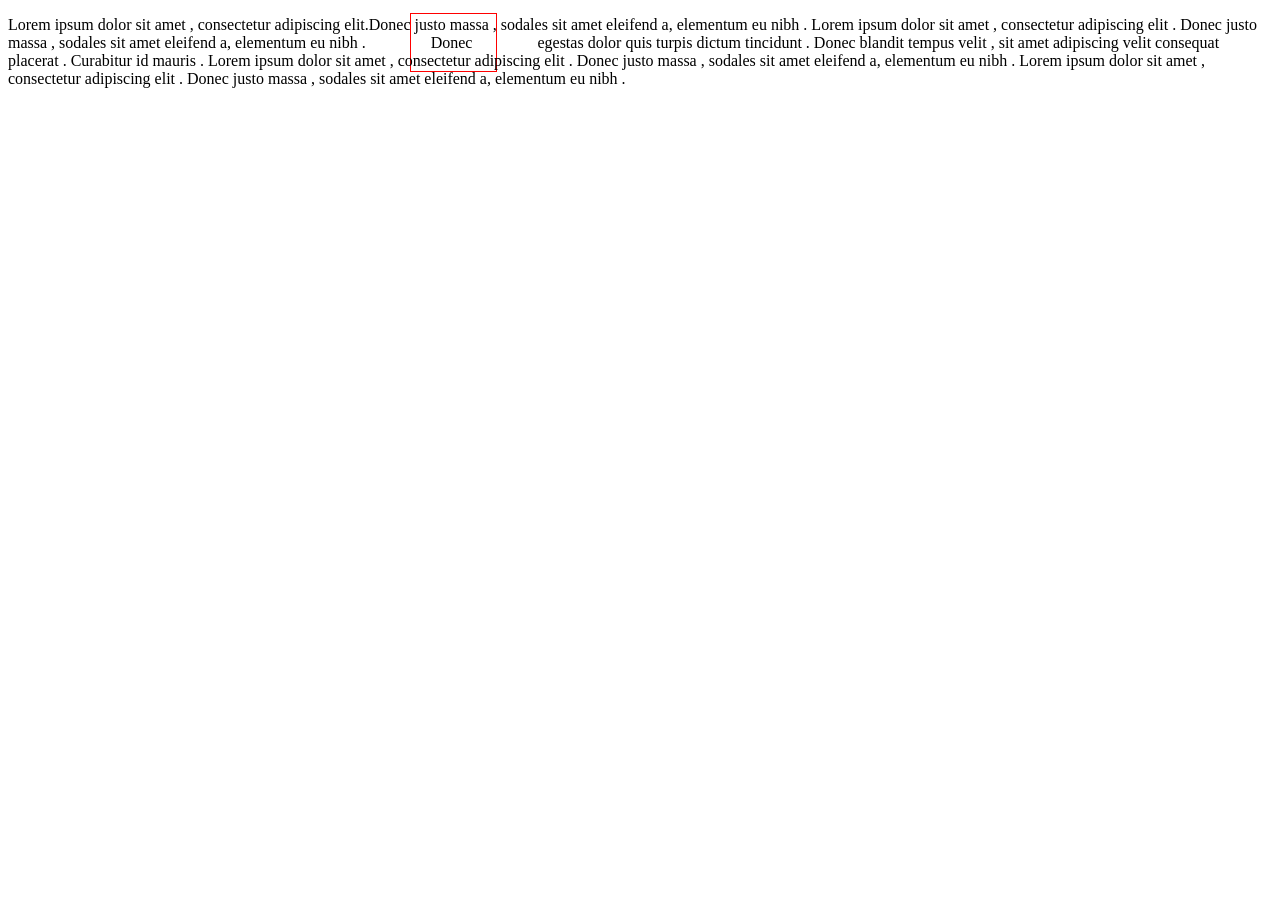
<file: projetos/css/aula_posic_css/exemplo1.html>
<!DOCTYPE html>

<html lang="pt-br">

<head>
	<meta http-equiv="Content-Type" content="text/html; charset=UTF-8">
	<style>
		span {
			border: 1px solid red;
			padding: 20px;
			margin: 40px
		}
	</style>
</head>

<body>
	<p>Lorem ipsum dolor sit amet , consectetur adipiscing elit.Donec justo
		massa , sodales sit amet eleifend a, elementum eu nibh . Lorem ipsum dolor
		sit amet , consectetur adipiscing elit . Donec justo massa , sodales sit amet
		eleifend a, elementum eu nibh . <span>Donec </span> egestas dolor quis turpis
		dictum tincidunt . Donec blandit tempus velit , sit amet adipiscing velit
		consequat placerat . Curabitur id mauris . Lorem ipsum dolor
		sit amet , consectetur adipiscing elit . Donec justo massa , sodales sit amet
		eleifend a, elementum eu nibh . Lorem ipsum dolor
		sit amet , consectetur adipiscing elit . Donec justo massa , sodales sit amet
		eleifend a, elementum eu nibh .</p>
</body>

</html>
</file>
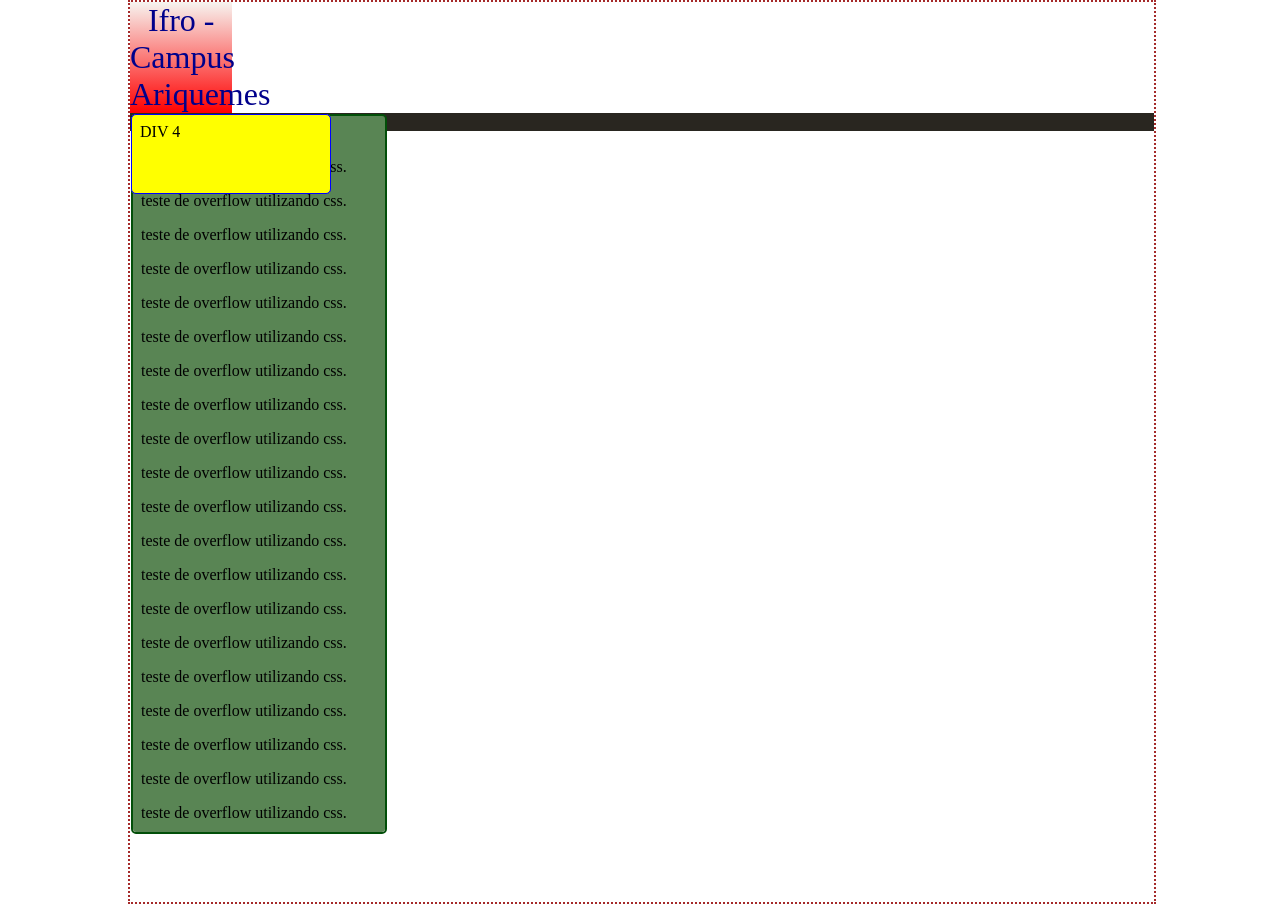
<file: projetos/css/aula_posic_css/exemplo2.html>
<!DOCTYPE html>
<html>

<head>
    <title>Trabalhando com Css</title>
    <meta charset="UTF-8">
    <meta name="viewport" content="width=device-width, initial-scale=1.0">
    <link rel="stylesheet" href="css/layout1.css">
    <style>
        #div2,
        #div3,
        #div4 {
            border: 1px solid blue;
            background-color: yellow;
            width: 200px;
            height: 80px;
            float: left;
        }

        #rodape {
            clear: both;
        }
    </style>
</head>

<body>
    <script>
    </script>
    <div id="teste"></div>
    <div id="princ">
        <div class="princ" id="header">Ifro - Campus Ariquemes</div>
        <div id="div1" class="interna">DIV 1
            <p>teste de overflow utilizando css.</p>
            <p>teste de overflow utilizando css.</p>
            <p>teste de overflow utilizando css.</p>
            <p>teste de overflow utilizando css.</p>
            <p>teste de overflow utilizando css.</p>
            <p>teste de overflow utilizando css.</p>
            <p>teste de overflow utilizando css.</p>
            <p>teste de overflow utilizando css.</p>
            <p>teste de overflow utilizando css.</p>
            <p>teste de overflow utilizando css.</p>
            <p>teste de overflow utilizando css.</p>
            <p>teste de overflow utilizando css.</p>
            <p>teste de overflow utilizando css.</p>
            <p>teste de overflow utilizando css.</p>
            <p>teste de overflow utilizando css.</p>
            <p>teste de overflow utilizando css.</p>
            <p>teste de overflow utilizando css.</p>
            <p>teste de overflow utilizando css.</p>
            <p>teste de overflow utilizando css.</p>
            <p>teste de overflow utilizando css.</p>
            <p>teste de overflow utilizando css.</p>
        </div>
        <div id="div2" class="interna">DIV 2</div>
        <div id="div3" class="interna">DIV 3</div>
        <div id="div4" class="interna">DIV 4</div>
        <div id="rodape">Rodapé</div>
    </div>
</body>

</html>
</file>
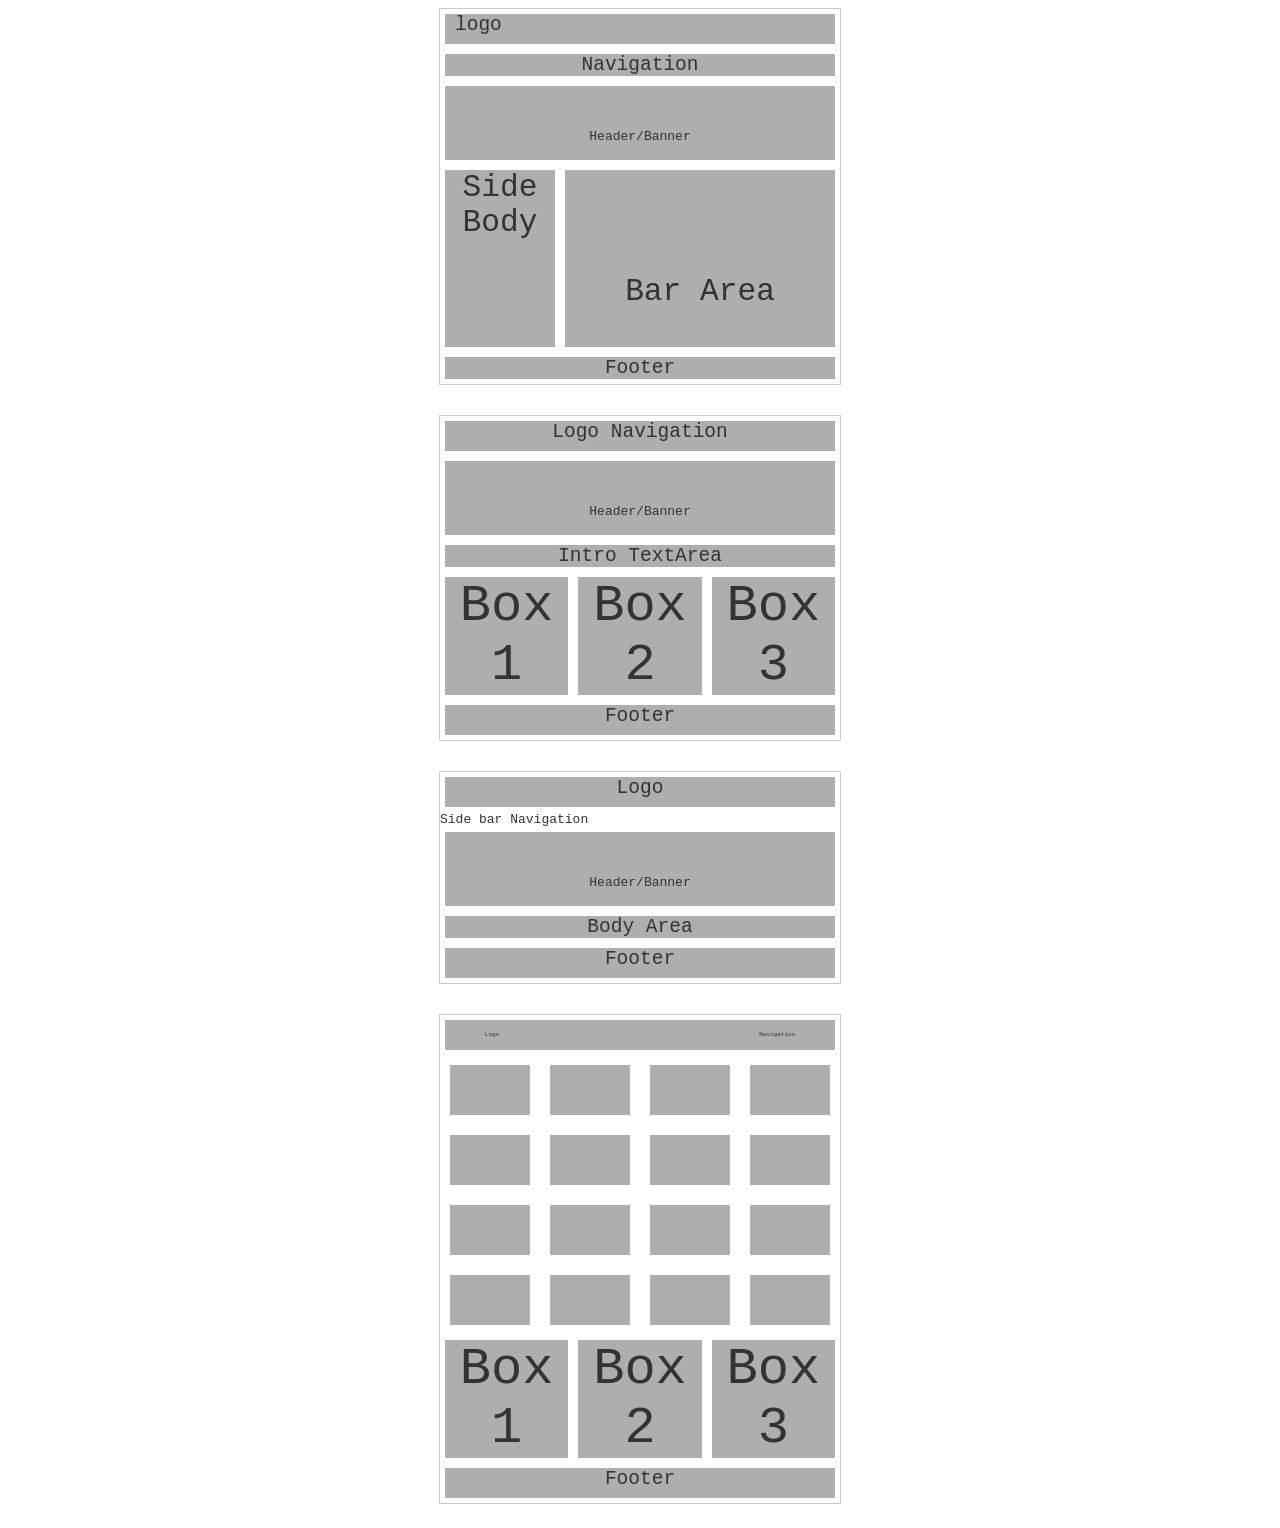
<file: projetos/css/layouts/layouts.html>
<!DOCTYPE html>
<html lang="pt-br">

<head>
	<meta charset="UTF-8">
	<meta http-equiv="X-UA-Compatible" content="IE=edge">
	<meta name="viewport" content="width=device-width, initial-scale=1.0">
	<link href="layouts.css" rel="stylesheet">
	<title>Layouts</title>
</head>

<body>
	<section class="container basis-numero-container">
		<div></div>
		<div class="item column" style="text-align: left">logo</div>
		<div class="item2 column">Navigation</div>
		<div class="item3" font-size=""><span>Header/Banner</span></div>
		<div class="item4"><span>Side Body</span></div>
		<div class="item5"><span>Bar Area</span></div>
		<div class="item6">Footer</div>
	</section>
	<br>
	<br>
	<section class="container basis-numero-container">
		<div class="item">Logo Navigation</div>
		<div class="item3"><span>Header/Banner</span></div>
		<div class="item2">Intro TextArea</div>
		<div class="item7"><span class="text3">Box 1</span></div>
		<div class="item7"><span class="text3">Box 2</span></div>
		<div class="item7"><span class="text3">Box 3</span></div>
		<div class="item">Footer</div>
	</section>
	<br>
	<br>

	<section class="container basis-numero-container">
		<div class="item">Logo</div>
		<div>Side bar Navigation</div>
		<div class="item3"><span>Header/Banner</span></div>
		<div class="item2">Body Area</div>
		<div class="item">Footer</div>
	</section>
	<br>
	<br>
	<section class="container basis-numero-container">
		<div class="item"><span class="logo">Logo</span><span>Navigation</span></div>
		<div class="item8"></div>
		<div class="item8"></div>
		<div class="item8"></div>
		<div class="item8"></div>
		<div class="item8"></div>
		<div class="item8"></div>
		<div class="item8"></div>
		<div class="item8"></div>
		<div class="item8"></div>
		<div class="item8"></div>
		<div class="item8"></div>
		<div class="item8"></div>
		<div class="item8"></div>
		<div class="item8"></div>
		<div class="item8"></div>
		<div class="item8"></div>
		<div class="item7"><span class="text3">Box 1</span></div>
		<div class="item7"><span class="text3">Box 2</span></div>
		<div class="item7"><span class="text3">Box 3</span></div>
		<div class="item">Footer</div>
	</section>


</body>

</html>
</file>
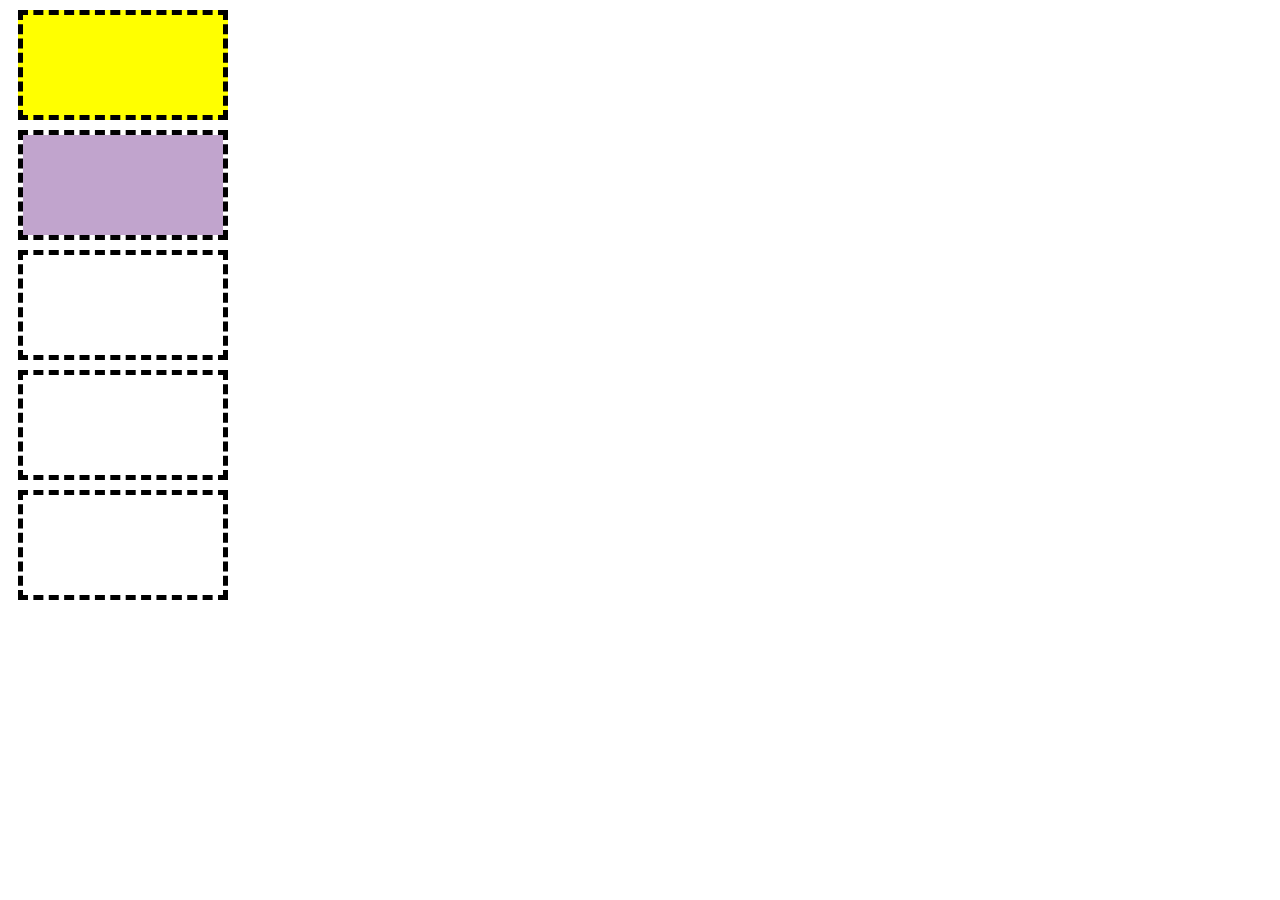
<file: projetos/css/projetoscss/backgrounds.html>
<!DOCTYPE html>
<html>

<head>
    <title>Formatando Backgrounds(Segundo plano)</title>
    <meta charset="UTF-8">
    <meta name="viewport" content="width=device-width, initial-scale=1.0">
    <link rel="stylesheet" type="text/css" href="backgrounds.css">
</head>

<body>
    <div id="div1"></div>
    <div id="div2"></div>
    <div id="div3"></div>
    <div id="div4"></div>
    <div id="div5"></div>
</body>

</html>
</file>
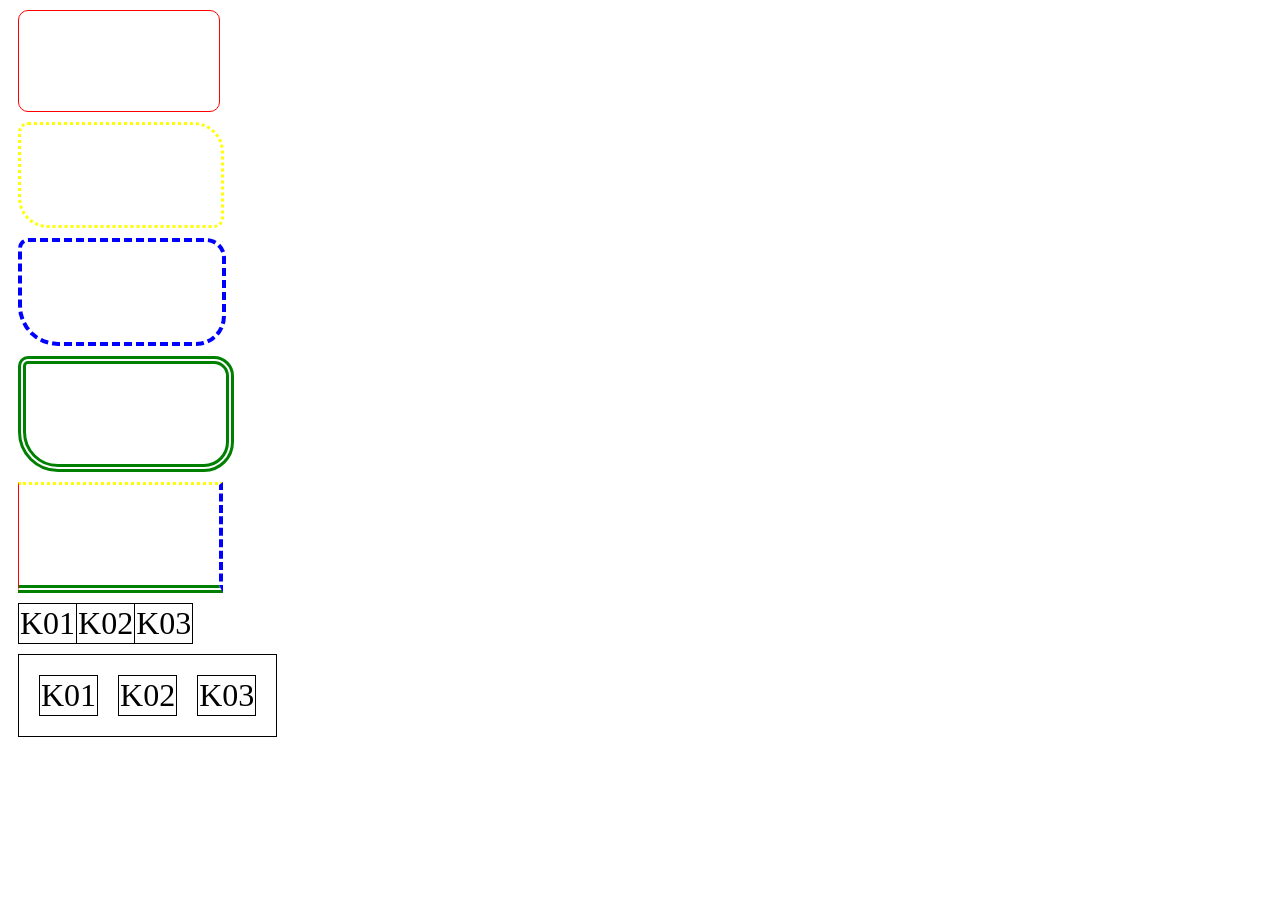
<file: projetos/css/projetoscss/bordas.html>
<!DOCTYPE html>
<html>

<head>
    <title>Formatando Bordas com CSS</title>
    <meta charset="UTF-8">
    <meta name="viewport" content="width=device-width, initial-scale=1.0">
    <link rel="stylesheet" type="text/css" href="bordas.css">
</head>

<body>
    <div id="div1"></div>
    <div id="div2"></div>
    <div id="div3"></div>
    <div id="div4"></div>
    <div id="div5"></div>
    <table id="tabela1">
        <tr>
            <td>K01</td>
            <td>K02</td>
            <td>K03</td>
        </tr>
    </table>
    <table id="tabela2">
        <tr>
            <td>K01</td>
            <td>K02</td>
            <td>K03</td>
        </tr>
    </table>
</body>

</html>
</file>
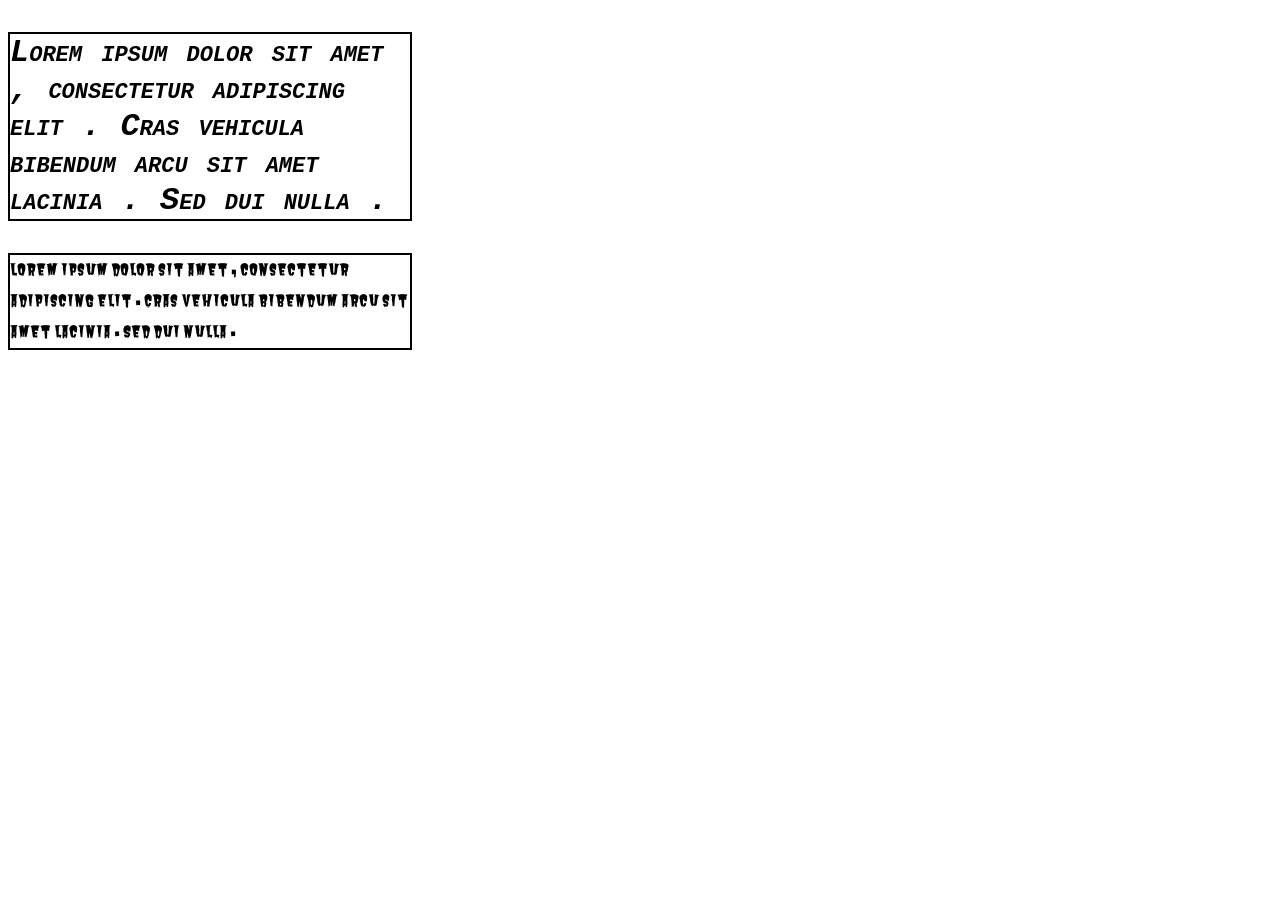
<file: projetos/css/projetoscss/fontes.html>
<!DOCTYPE html>
<html>

<head>
    <title>Formatando Fontes com CSS</title>
    <meta charset="UTF-8">
    <meta name="viewport" content="width=device-width, initial-scale=1.0">
    <link rel="stylesheet" type="text/css" href="http://fonts.googleapis.com/css?family=Butcherman">
    <link rel="stylesheet" type="text/css " href="fontes.css">
</head>

<body>
    <p id="p1">
        Lorem ipsum dolor sit amet , consectetur adipiscing elit . Cras
        vehicula bibendum arcu sit amet lacinia . Sed dui nulla .
    </p>
    <p id="p2">
        Lorem ipsum dolor sit amet , consectetur adipiscing elit . Cras
        vehicula bibendum arcu sit amet lacinia . Sed dui nulla .
    </p>
</body>

</html>
</file>
<file: css/style.css>
*{
    margin: 0;
    padding: 0;
    box-sizing: border-box;
    list-style: none;
    text-decoration: none;
}

body {
    max-width: 1200px;
    margin: 0 auto;
    background-color: #28223e;
}

header {
    background-color: #4f4f4f;
    padding: 10px 368px;
    display: flex;
    align-items: center;
    justify-content: space-around;
    position: fixed;
    z-index: 100;
}

header h1 {
    color: #32b33d;
    font-size: 2.5rem;
}

header span {
    color: #fff;
}

header .navegacao-primaria{
    display: flex;
    gap: 30px;
    align-items: center;
}

header .navegacao-primaria li a{
    width: 0px;
    height: 0px;
    color: #fff;
    font-size: 1.3rem;
}

header .navegacao-primaria li a::after {
    content: '';
    width: 0px;
    height: 0px;
    border-bottom: 4px solid transparent;
    display: block;
    transition: .9s ;
}

header .navegacao-primaria li a:hover::after {
    width: 100%;
    height: 0px;
    padding: 0px;
    border-bottom: 4px solid #32b33d;
}

.section-div{
    animation: initialize .7s forwards;
    background-color: #000;
    display: grid;
    grid-template-columns: 1fr 1fr;
    justify-content: space-around;
    align-items: center;
    gap: 60px;
    padding: 60px;
}

.section-div div{
    margin-top: 120px;
    align-self: start;
    display: grid;
    gap: 30px;
}

.section-div div h2{
    font-family: "Poppins", sans-serif;
    font-weight: 600;
    color: #f7f7f7;
}

.section-div div p{
    font-family: "Poppins", sans-serif;
    font-weight: 200;
    color: #f7f7f7;
}

.section-div div a{
    justify-self: start;
    color: #f7f7f7;
    padding: 15px 40px;
    border-radius: 5px;
    border: 2px solid #f7f7f7;
}


.section-div img {
    max-width: 100%;
}

.digitando::after{
    content: '|';
    margin-left: 5px;
    opacity: 1;
    animation: blink .5s infinite;
}

@keyframes blink{
    from {
        opacity: 1;
        
    } to{
        opacity: 0;
        
    }
}

@keyframes initialize{
    from {
        opacity: 0;
        transform: translate3d(0, -60px, 0);
    } to{
        opacity: 1;
        transform: translate3d(0, 0, 0);
    }
}

/* Seção principal sobre mim */

main {
    background-color: #111;
    color: #fff;
}

main .sobre{
    margin-top: 60px;
    display: grid;
    grid-template-columns: 1fr 1fr 1fr;
    gap: 30px;
    justify-content: center;
    padding: 40px;
}

.sobre_titulo{
    margin: 30px 0;
    grid-column: 1/-1;
    text-align: center;
}

.sobre_titulo h1{
    font-size:2.5rem;
    color: #32b33d;
    margin-bottom: 15px;
    font-family: 'Berkshire Swash', cursive;
}

.sobre_titulo p{
    color: #707070;
    font-size: 1.4rem;
    margin-bottom:1rem;
    position: relative;
}

.sobre_titulo div{
    display: flex;
    gap: 10px;
    justify-content:center;
}

.sobre_titulo span{
    display: block;
    width: 20px;
    height: 20px;
    border-radius:50%;
    background-color: #32b33d;
}

.sobre img{
    animation: sideSection .5s ease-in-out forwards;
    cursor: pointer;
    grid-row: 2;
    max-width: 100%;
    border-radius: 4px;
    filter: blur(0);
}

.sobre img:hover{
    transition: .5s ease-in;
    filter: blur(1px);
}

.sobre_conteudo{
    animation: upSection .6s ease-in-out forwards;
    grid-column: 2/-1;
    color:#707070;
    display: grid;
    grid-template-columns: 1fr 1fr;
}

.sobre_texto{
    display: grid;
    grid-column:1/-1;
    grid-template-columns: 1fr 1fr;
}

.sobre_texto h1{
    font-size:2.3rem;
    color: white;
    grid-column: 1/-1;
}

.sobre_texto h1::after{
    background-color: #32b33d;
    height: 6px;
    width: 60px;
    margin: 20px 0;
    content: '';
    display: block;
    border-radius: 5px;
}

.sobre_texto p{
    font-size: 1.3rem;
    grid-row: 2;
    grid-column: 1/-1;
}

.sobre_info{
    margin-top: 30px;
    display: grid;
    grid-template-columns: 1fr 1fr;
    grid-column: 1/-1;
    gap: 15px;
    align-items: center;
}

.sobre_info i{
    color: #32b33d;
    display: inline-block;
    padding-right: 15px;
    font-size: 1.5rem;
}

.sobre_info p{
    font-size: .9rem;
}

@keyframes upSection{
    from {
        transition: .5s;
        transform: translate3d(60px, 0 , 0);
    }
    to{
        transform: translate3d(0, 0 , 0);
    }
}

@keyframes sideSection{
    from {
        transition: .5s;
        transform: translate3d(-60px, 0 , 0);
    }
    to{
        transform: translate3d(0, 0 , 0);
    }
}

.services{
    background-color: #151515;
    margin-top: -30px;
    padding: 60px;
}


.my_service{
    padding: 60px;
    color: #fff;
}

.my_service ul {
    display: flex;
    flex-wrap: wrap;
    gap: 20px;
    align-items: center;
    justify-content: center;
}

.my_service ul li{
    cursor: pointer;
    position: relative;
    padding: 10px;
    border-radius: 6px;
    align-content: center;
    display: grid;
    gap: 30px;
    text-align: center;
    max-width: 300px;
    height: 300px;
    background-color: #222;

}

.my_service ul li i {
    font-size: 2.7rem;
    color: #32b33d;
}

.my_service ul li h3{
    color: #fff;
    font-size: 1.6rem;
    font-family: 'Poppins', sans-serif;
    font-weight: 500;
}

.my_service ul li p{
    color: #707070;
    font-size: 1.1rem;
}

.my_service li::before{
    content: '';
    transition: .5s ease-in-out;
    border-radius: 6px;
    width: 0px;
    height: 0px;
    position: absolute;
    top: -2px;
    right: -2px;
    border-top: 2px solid transparent;
    border-right: 2px solid transparent;
}

.my_service li::after{
    content: '';
    transition: .5s ease-in-out;
    border-radius: 6px;
    width: 0px;
    height: 0px;
    position: absolute;
    bottom: -2px;
    left: -2px;
    border-bottom: 2px solid transparent;
    border-left: 2px solid transparent;
}

.my_service li:hover::before{
    width: 100%;
    height: 100%;
    border-top: 2px solid green;
    border-right: 2px solid green;
}

.my_service li:hover::after{
    width: 100%;
    height: 100%;
    border-bottom: 2px solid green;
    border-left: 2px solid green;
}

.my_resume{
    color: white;
}

.resume_generica{
    padding: 30px;
    display: grid;
    grid-template-columns: 1fr 1fr;
    justify-content: center;
    gap: 10px;
    align-items: start;
}

.resume_generica h2 {
    font-family: 'Poppins', sans-serif;
    font-size: 1.5rem;
    background-color: #32b33d;
    justify-self: start;
    padding: 10px;
    border-radius: 3px;
    text-transform: uppercase;
}

.resume_generica h2 i {
    margin-right: 10px;
}

.experience{
    margin-bottom: 30px;
    grid-column: 1;
    grid-row: 1;
}

.education{
    margin-bottom: 30px;
    grid-column: 2;
    grid-row: 1;
}

.experience_content ul {
    color: #32b33d;
    gap: 10px;
    display: flex;
    cursor: pointer;
    margin-top: 20px;
    justify-content: center;
}

.resume_generica .experience_content div{
    background-color: #222;
    padding: 40px;
    display: none;
    animation: sideSection .5s ease-in-out forwards;
    position: relative;
}
.resume_generica .experience_content div.active{
    display: block;
}

.experience_content ul li.active {
    color: #3e3d3d;
}

.resume_generica .experience_content div::before{
    content: '';
    border-right: 30px solid transparent; 
    border-bottom: 30px solid #222;
    position: absolute;
    top: -20px;
    left: 30px; 
    display: inline-block;
}

.resume_generica .experience_content div span{
    color: #32b33d;
    font-family: 'Poppins', sans-serif;
    font-weight: bold;
}

.resume_generica .experience_content div h3{
    font-family: 'Poppins', sans-serif;
    margin: 10px 0;
}

.resume_generica .experience_content div p{
    color: #707070;
    font-size: 1.1rem;
}

.resume_generica .education_content div{
    background-color: #222;
    padding: 40px;
    display: none;
    animation: sideSection .5s ease-in-out forwards;
    position: relative;
}
.resume_generica .education_content div.active{
    display: block;
}

.education_content ul li.active {
    color: #3e3d3d;
}


.education_content ul {
    color: #32b33d;
    gap: 10px;
    display: flex;
    cursor: pointer;
    margin-top: 20px;
    justify-content: center;
}

.resume_generica .education_content div::before{
    content: '';
    border-right: 30px solid transparent; 
    border-bottom: 30px solid #222;
    position: absolute;
    top: -20px;
    left: 30px; 
    display: inline-block;
}

.resume_generica .education_content div span{
    color: #32b33d;
    font-family: 'Poppins', sans-serif;
    font-weight: bold;
    
}

.resume_generica .education_content div h3{
    font-family: 'Poppins', sans-serif;
    margin: 10px 0;
}

.resume_generica .education_content div p{
    color: #707070;
    font-size: 1.1rem;
}

.cursos{
    margin-top: 50px;
    display: grid;
    grid-template-columns: 1fr 1fr 1fr 1fr;
    align-items: start;
    padding: 30px;
    gap: 30px;
    justify-content: center;
}

.my_skills{
    display: grid;
}

.my_skills h2{
    padding: 10px 30px;
    border-radius: 3px;
    text-transform: uppercase;
    background-color: #32b33d;
    font-size: 1.5rem;
    font-family: 'Poppins', sans-serif;
    margin-bottom: 30px;
    justify-self: start;
}

.my_skills h2 i{
    padding-right: 10px;
}

.skill_content{
    font-size: 1.5rem;
    grid-column: 1/2;
    display: grid;
    grid-template-columns: 1fr 1fr;
    gap: 40px;
    margin-top: 10px;
}

.skill_content h3{
    font-size: 1.5rem;
}

.skill_content ul {
    display: flex;
}

.funfacts {
    grid-column: 3/-1;
    grid-row: 1;
    display: grid;
    grid-template-columns: 1fr 1fr;
}

.funfacts h2{
    grid-column: 1/-1;
    padding: 10px 30px;
    border-radius: 3px;
    text-transform: uppercase;
    background-color: #32b33d;
    font-size: 1.5rem;
    font-family: 'Poppins', sans-serif;
    margin-bottom: 30px;
    justify-self: start;
}

.funfacts h2 i{
    padding-right: 10px;
}

.funfacts ul{
    display: grid;
    grid-template-columns: 1fr 1fr;
    gap: 30px;
    
}

.funfacts ul li{
    background-color: #222;
    border: 3px solid #2f2b2b;
    grid-template-columns: auto 1fr;
    align-self: start;
    width: 200px;
    height: 100px;
    display: grid;
    
}

.funfacts ul li i{
    grid-row: 1/3;
    margin: auto;
    padding: 20px;
    font-size: 2rem;
    color: #32b33d;
    border-right: 2px solid #3e3d3d;
}

.funfacts ul li span{
    font-size: 1.5rem;
    font-family: 'Poppins', sans-serif;
    font-weight: bold;
    padding-left: 10px;
    padding-top: 10px;
}

.funfacts ul li p{
    padding-left: 10px;
    color: #707070;
    font-weight: bold;
    font-family: 'Poppins', sans-serif;
}

.projects{
    padding: 30px;
    display: grid;
    justify-content: center;
    gap: 30px;
    background-color: #151515;
}

.projects ul {
    display: flex;
    justify-content: center;
    gap: 30px;
}

.projects_models ul li{
    cursor: pointer;
    font-family: 'Poppins', sans-serif;
    background-color: #222;
    border: 1px solid #333;
    padding: 6px 20px;
    color: #707070;
}

.projects_models ul li.active {
    background-color: #32b33d;
    color: #151515;
    font-weight: bold;
}

.projects_storage ul {
    display: grid;
    margin-top: 60px;
    gap: 20px;
    justify-content: center;
    grid-template-columns: repeat(4, 1fr);
}

.projects_storage ul li{
    display: none;
    max-width: 100%;
    height: 100%;
}

.projects_storage ul li.active{
    display: block;
    animation: animationImageButtom 2s ease-in-out forwards;
}

.projects_storage ul li  img{
    max-width: 100%;
    height: 100%;
    border-radius: 4px;
}

#link {
    background-color: #222;
    text-decoration: none;
    justify-self: center;
    padding: 20px 40px;
    border: 1px solid #333;
    color: #707070;
}

@keyframes animationImageButtom{
    0%{
        opacity: 0;
        transform: translate3d(0, -30px, 0);
    }
    100%{
        opacity: 1;
        transform: translate3d(0, 0, 0);
    }
}

@media (max-width: 1089px){
    .resume_generica .experience_content, .education_content{
        justify-self: center;
        grid-column: 1/-1;
    }

    .resume_generica .education{
        grid-column: 1/-1;
        grid-row: 3;
        justify-self: center;
        margin: 30px 0;
    }
    .resume_generica .experience{
        grid-column: 1/-1;
        grid-row: 1;
        justify-self: center;
        
    }

    .cursos {
        grid-template-columns: 1fr;
    }

    .cursos .funfacts{
        margin-bottom: 30px;
        text-align: center;
        grid-template-columns: 1fr;
        justify-self: center;
        grid-column: 1;
    }

    .cursos .funfacts h2{
        justify-self: center;
    }

    .cursos .my_skills h2{
        justify-self: center;
    }

    .cursos .my_skills{
        
        text-align: center;
        grid-template-columns: 1fr;
        justify-self: center;
        grid-column: 1/-1;
    }
}



@media(max-width: 992px){

    .section-div img {
        display: none;
    }
    .section-div{
        background-image: url(../img/photo.png);
        background-repeat: no-repeat;
        background-size: cover;
        
    }

    header .navegacao-primaria{
        display: none;
    }

    header {
        justify-content: space-between;
        padding: 30px 70px;
    }

    header i{
        color:#f7f7f7;
        font-size: 2rem;
    }

    header .navegacao-primaria.ativado{
        background: linear-gradient(rgba(43, 42, 42, 0.176), rgba(46, 46, 46, 0.724));
        position: absolute;
        display: grid;
        top: 80px;
        color: white;
        z-index: 1;
        padding: 30px;
        font-size: 1.3rem;
        font-weight: bold;
        border-radius: 0 0 4px 4px;
        right: 20px;
        animation: upSection .8s ease-in-out forwards;
    }

    .sobre img{
        grid-column: 1/-1;
        justify-self: center;
    }
    .sobre_conteudo{
        grid-column: 1/-1;
    }
}
</file>
<file: projetos/pokemon/src/css/estilos.css>
body {
	font-family: 'Poppins', sans-serif;
	max-width: 1280px;
	margin: 0 auto;
	background-color: #5e5b5bad;
	color: #333333;
}

body.modo-escuro {
	background-color: #212121;
	color: #f5f5f5;
}

header {
	display: flex;
	justify-content: space-between;
	padding: 25px;
}

header .logo,
header .imagem-botao {
	width: 30px;
	transition: 0.2s ease-in-out;
}

header #botao-alterar-tema {
	background: none;
	border: none;
}

header .logo:hover,
header .imagem-botao:hover,
main .cartao-pokemon:hover {
	transform: scale(1.05);
	cursor: pointer;
}

main {
	padding: 25px;
}

main .listagem-pokemon {
	display: flex;
	flex-wrap: wrap;
	gap: 30px;
	justify-content: center;
}

main .cartao-pokemon {
	background-color: #d8e3ec;
	width: 200px;
	padding: 15px;
	display: flex;
	flex-direction: column;
	align-items: center;
	gap: 15px;
	border-radius: 15px;
	transition: 0.2s ease-in-out;
}

main .cartao-pokemon:hover {
	background-color: #96d9d6;
}

.modo-escuro .cartao-pokemon {
	background-color: #a8a8a8;
}

main .cartao-pokemon .informacoes{
	display: flex;
	justify-content: space-between;
	border: 1px solid #333333;
	border-radius: 10px;
}

main .cartao-pokemon .informacoes span{
	padding: 5px;
	text-transform: uppercase;
	font-size: 17px;
}

main .cartao-pokemon .gif{
	width: 90px;
	height: 90px;
}

main .cartao-pokemon .tipos{
	display: flex;
	gap: 15px;
}

main .cartao-pokemon .tipo{
	padding: 8px;
	border-radius: 10px;
}

.grama{
	background-color: #7ac74c;
}

.veneno{
	background-color: #df67ddfb
}

.fogo{
	background-color: #ee8130;
}

.agua{
	background-color: #6390f0;
}

.inseto{
	background-color: #a6b91a;
}

main .descricao{
	max-height: 80px;
	overflow-y: scroll;
	font-size: 14px;
	padding-right: 10px;
}
</file>
<file: projetos/pokemon/src/css/scrollbar.css>
/* ===== Scrollbar CSS ===== */

*::-webkit-scrollbar {
	width: 12px;
}

*::-webkit-scrollbar-track {
	background: #f1e9e9;
}

*::-webkit-scrollbar-thumb {
	background-color: #582965;
	border-radius: 10px;
	border: 3px solid #ffffff;
}
</file>
<file: projetos/css/aula_posic_css/css/layout1.css>
html,body{
    margin:0px;
    padding:0px;
}
/*
#teste{
    width: 50%;
    height: 300px;
    position: relative;
    top: 150px;
    left: 180px;
    border: 2px dotted red;
}
*/
#princ{
    width: 80%;
    height: 100%;
    position: absolute;
    margin: 0 10% auto;
    border: 2px dotted brown;
}
#div1{
    background-color: #598554;
}#div2{
    background-color: #F7F4F0;
}#div3{
    background-color: #EDD7D3;
}#div4{
    background-color: #598554;
}
#rodape{
    background-color: #292620;
}
.interna{
    width: 25%;
    height: 80%;
    padding: 0.5em;
    border: 2px solid #024f09;
    border-radius: 5px;
    float: left;
    box-sizing: border-box;
    overflow: auto;
    margin: 1px;
    position: absolute;
}
#header{
    width: 10%;
    min-height: 50px;
    background: #edd7d3;
    background: linear-gradient(#f7f4f0,red);
    font-size: 2em;
    color: darkblue;
    text-align: center;

}
</file>
<file: projetos/css/layouts/layouts.css>
.stretch {
	align-items: stretch;
}

/* Flex Container */
.container {
	max-width: 400px;
	margin: 0 auto;
	display: flex;
	border: 1px solid #ccc;
	justify-content: space-between;
}
/* Flex Item */
.column {
	flex-direction: column;
}
.item {
	flex: 1;
	height: 30px;
	margin: 5px;
	padding: 0 10px;
	background: #aeaeae;
	text-align: center;
	font-size: 1.5em;
	flex-basis: 100%;
	justify-content: space-between
}
.item2 {
	flex: 1;
	margin: 5px;
	padding: 0 10px;
	background: #aeaeae;
	text-align: center;
	font-size: 1.5em;
	flex-basis: 100%;

}
.item3 {
	flex: 1;
	margin: 5px;
	padding: 0 10px;
	background: #aeaeae;
	text-align: center;
	font-size: 5em;
	flex-basis: 100%;
	

}
.item4 {
	width: 30%;
	flex: 1;
	margin: 5px;
	padding: 0 10px;
	background: #aeaeae;
	font-size: 12em;
	display: flex;
	flex-basis: 20%;

}
.item5 {
	width: 80%;
	justify-content: flex-end;
	flex: 1;
	margin: 5px;
	padding: 0 10px;
	background: #aeaeae;
	text-align: center;
	font-size: 12em;
	flex-basis: 60%;

}
.item6 {
	flex: 1;
	margin: 5px;
	padding: 0 10px;
	background: #aeaeae;
	text-align: center;
	font-size: 1.5em;
	flex-basis: 100%;

}

h1 {
	text-align: center;
	margin: 20px 0 0 0;
	font-size: 1.25em;
	font-weight: normal;
}

body {
	font-family: monospace;
	color: #333;
}

span {
	font-size: 20%;
	text-align: center;
}

.flex {
	display: flex;
}

.flex-wrap {
	flex-wrap: wrap;
}

.basis-numero-container {
	flex-wrap: wrap;
}

.item7 {
	width: 10%;
	flex: 1;
	margin: 5px;
	padding: 0 10px;
	background: #aeaeae;
	font-size: 20em;
	display: flex;
	flex-basis: 5%;

}
text3 {
	font-size: 5%;
	text-align: center;
}
.item8 {
	flex: 1;
	height: 50px;
	margin: 10px;
	padding: 0 10px;
	background: #aeaeae;
	text-align: center;
	font-size: 1.5em;
	flex-basis: 15%;
}
.div {
	font-size: 5%;
}

header {
	display: flex;
	justify-content: space-between;
	align-items: center;
}

.logo {
	margin-right: 260px;
}
</file>
<file: projetos/css/projetoscss/backgrounds.css>
div {
    width: 200px;
    height: 100px;
    margin: 10px;
    border: 5px black dashed;
    }
    #div1 {
    background-color: yellow;
    }
    #div2 {
    background-color: #c1a4cd; 
    background-clip: padding-box;
    }
    #div3 {
    background-image: url("http://icons.veryicon.com/128/ File Type/Mnemo Filetype/css.png"); 
    background-repeat: no-repeat;
    }
    #div4 {
    background-image: url("http://icons.veryicon.com/128/File Type/Mnemo Filetype/css.png "); 
    background-repeat: no-repeat;
    background-origin: border-box;
    }
    #div5 {
    background-image: url("http://icons.veryicon.com/128/ File Type/Mnemo Filetype/css.png");
    background-repeat: no-repeat; 
    background-size: contain;
    }
    body{
    background-image: url("http://www.anujgakhar.com/wp-content/uploads/2014/07/css1.png"); 
    background-repeat: no-repeat;
    background-attachment: fixed;
    background-position: top center;
    }
</file>
<file: projetos/css/projetoscss/bordas.css>
div {
    width: 200px;
    height: 100px;
    margin: 10px;
}
#div1 {
    border-style: solid; border-width: thin;
    border-color: red; border-radius: 10px;
}
#div2 {
    border-style: dotted;
    border-color: yellow; border-radius: 10px 30px;
}
#div3 {
    border-style: dashed;
        border-width: 4px; border-color: blue;
        border-radius: 10px 20px 30px 40px;
    }
#div4 {
    border-style: double;
    border-width: 8px;
    border-color: green;
    border-top-left-radius: 10px; 
    border-top-right-radius: 20px;
    border-bottom-right-radius: 30px; 
    border-bottom-left-radius: 40px;
}
#div5 {
    border-left-style: solid; 
    border-left-color: red;
    border-left-width: thin;
    border-top-style: dotted;
    border-top-color: yellow;
    border-right-style: dashed;
    border-right-width: 4px;
    border-right-color: blue;
    border-bottom-style: double;
    border-bottom-width: 8px; border-bottom-color: green;
    }
    table, td {
    font-size: xx-large; border: 1px solid black;
    margin: 10px;
}
#tabela1 {
    border-collapse: collapse;
}
#tabela2 {
    border-spacing: 20px;
}
</file>
<file: projetos/css/projetoscss/fontes.css>
p{
    border:2px black solid;
}
#p1{
    width: 400px;
    font-family: "Arial Black","Georgia","Courier New","sans-serif";
    font-size: xx-large;
    font-style: italic;
    font-variant:small-caps;
    font-weight: bold;
}
#p2{
    width:400px;
    font-family: "Butcherman";
}
</file>
